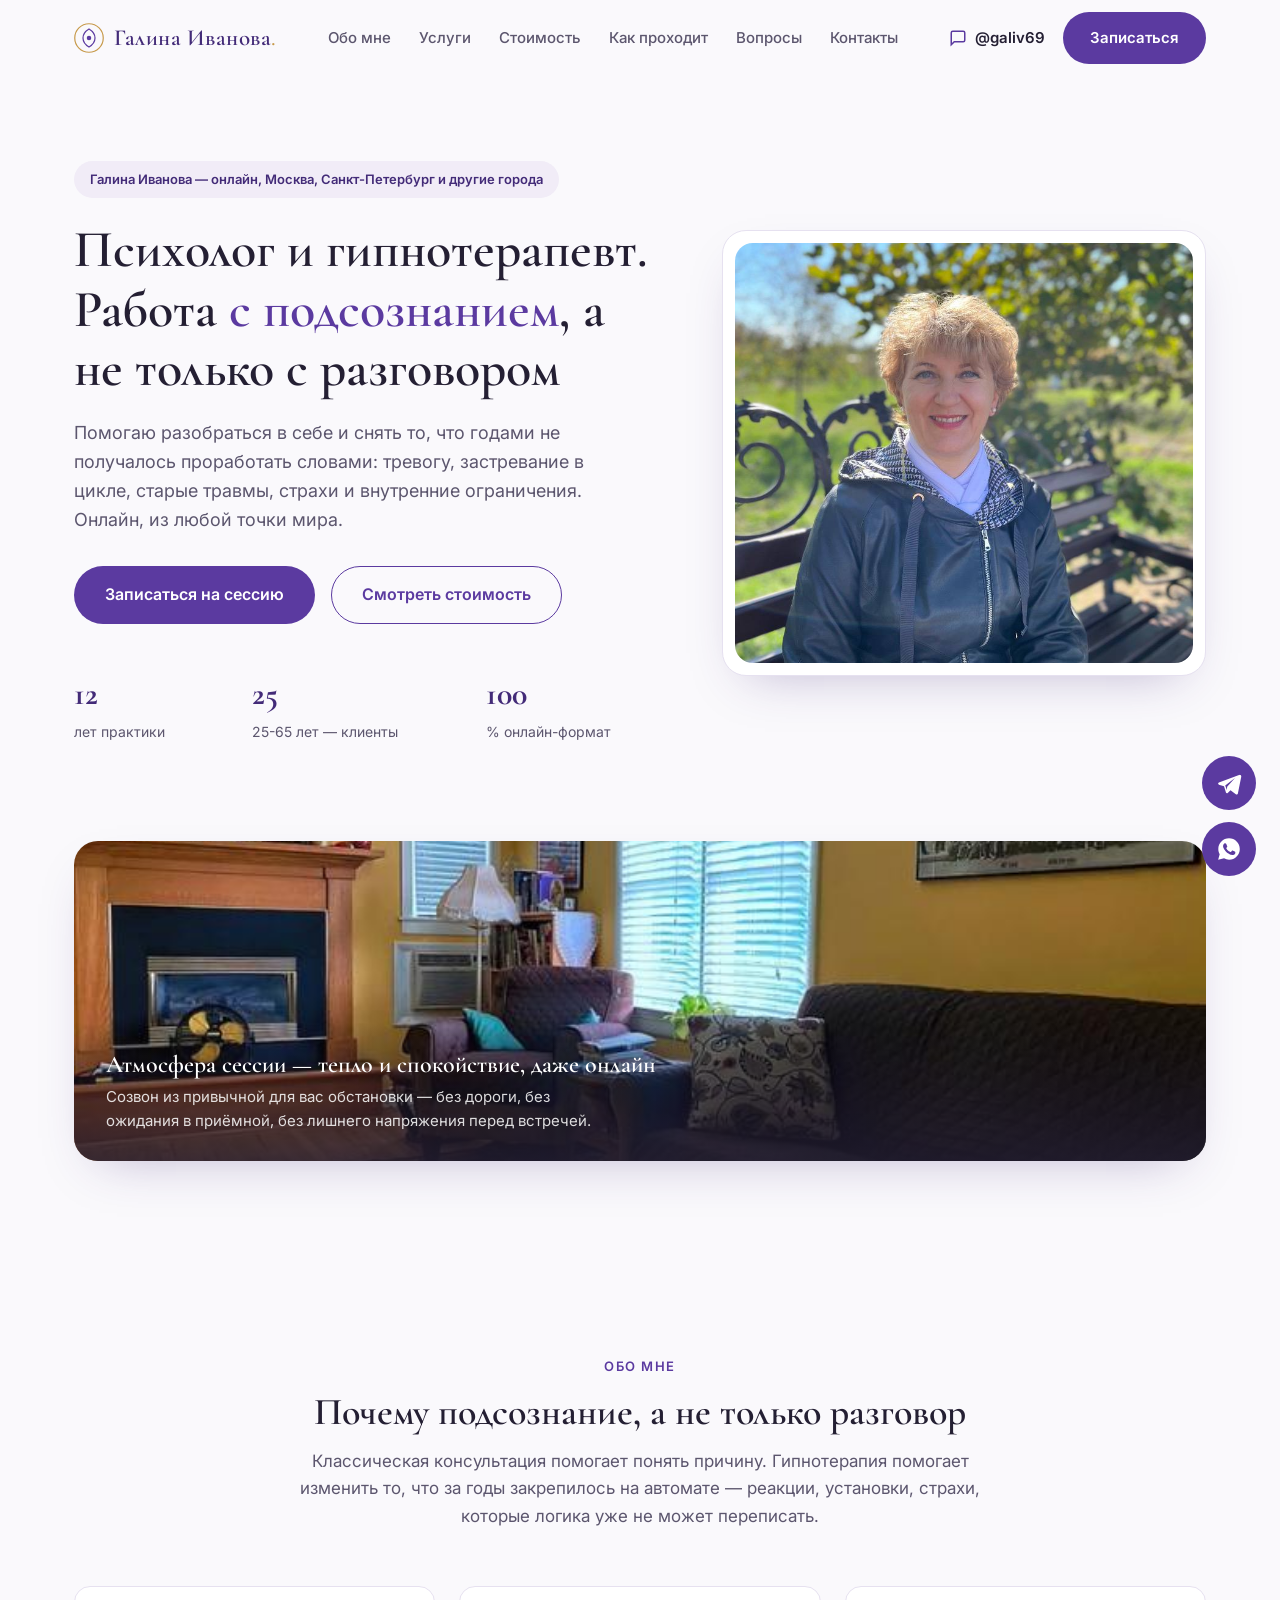
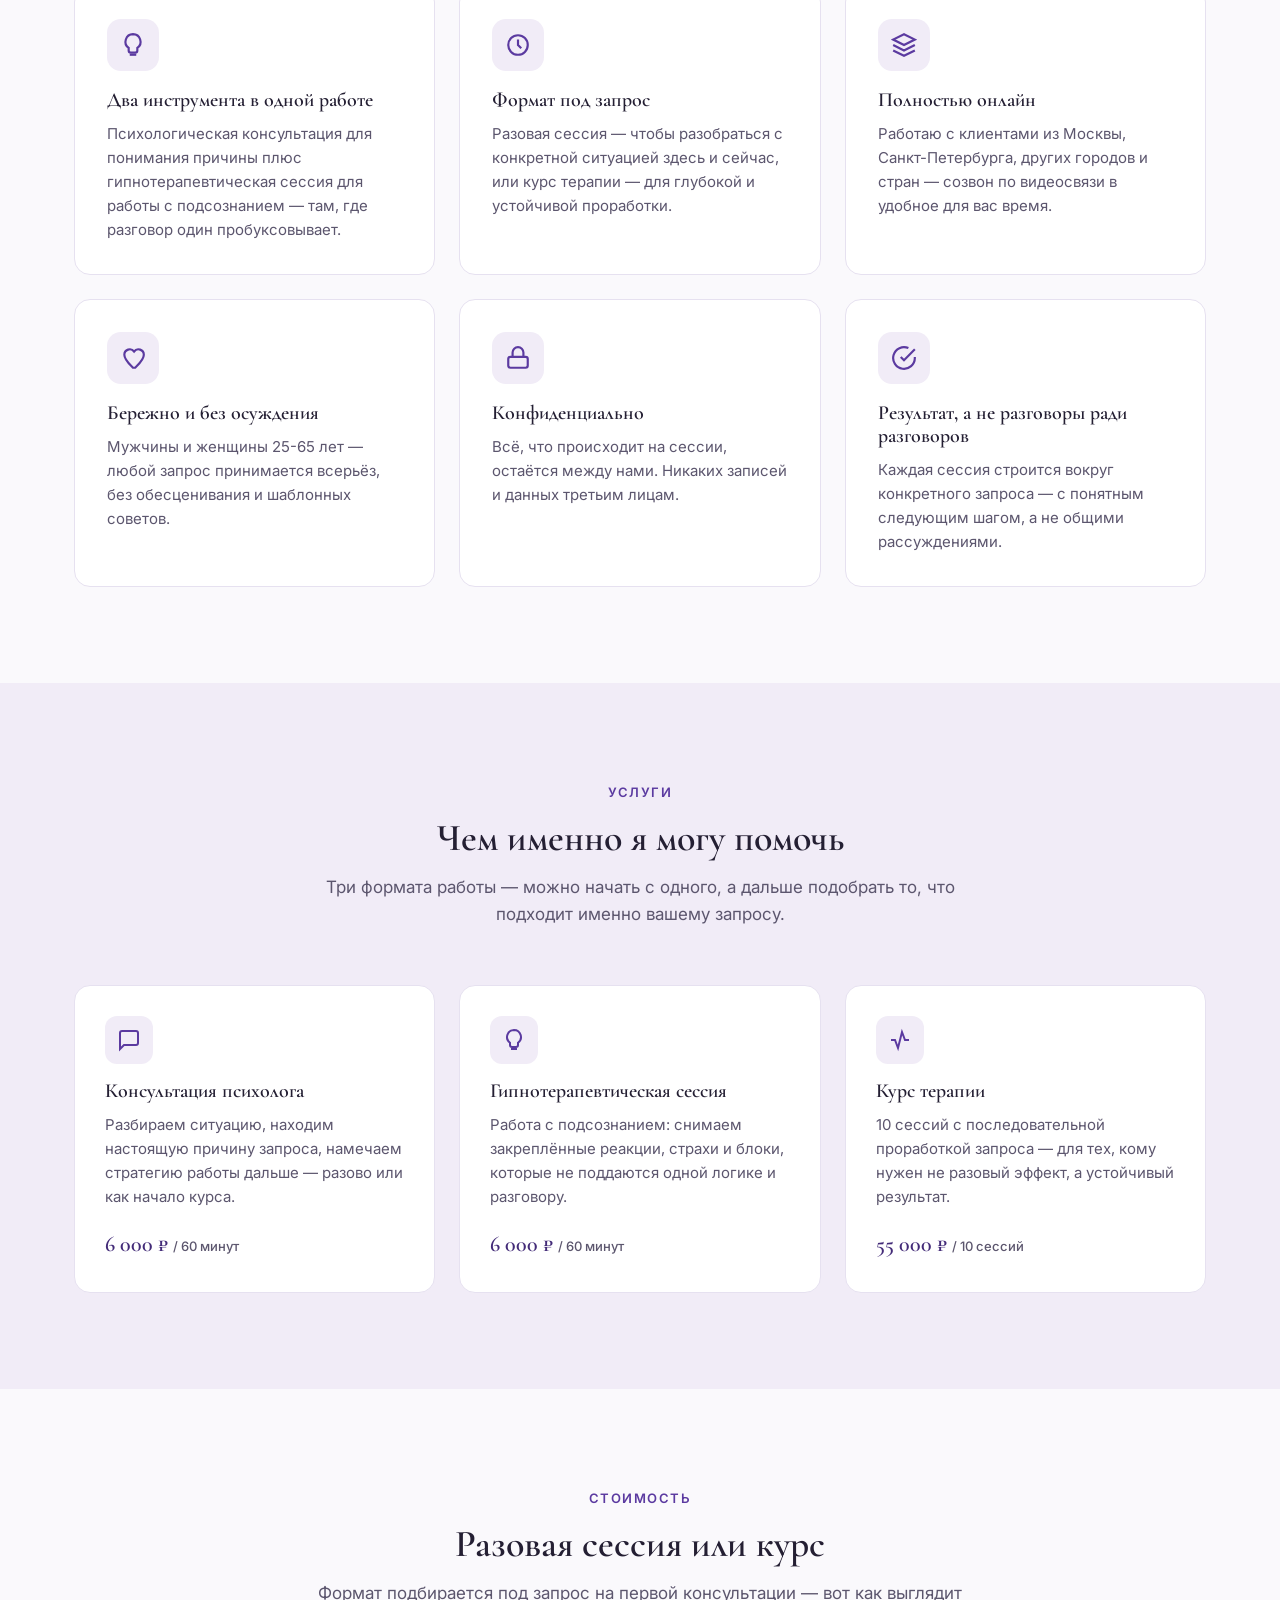
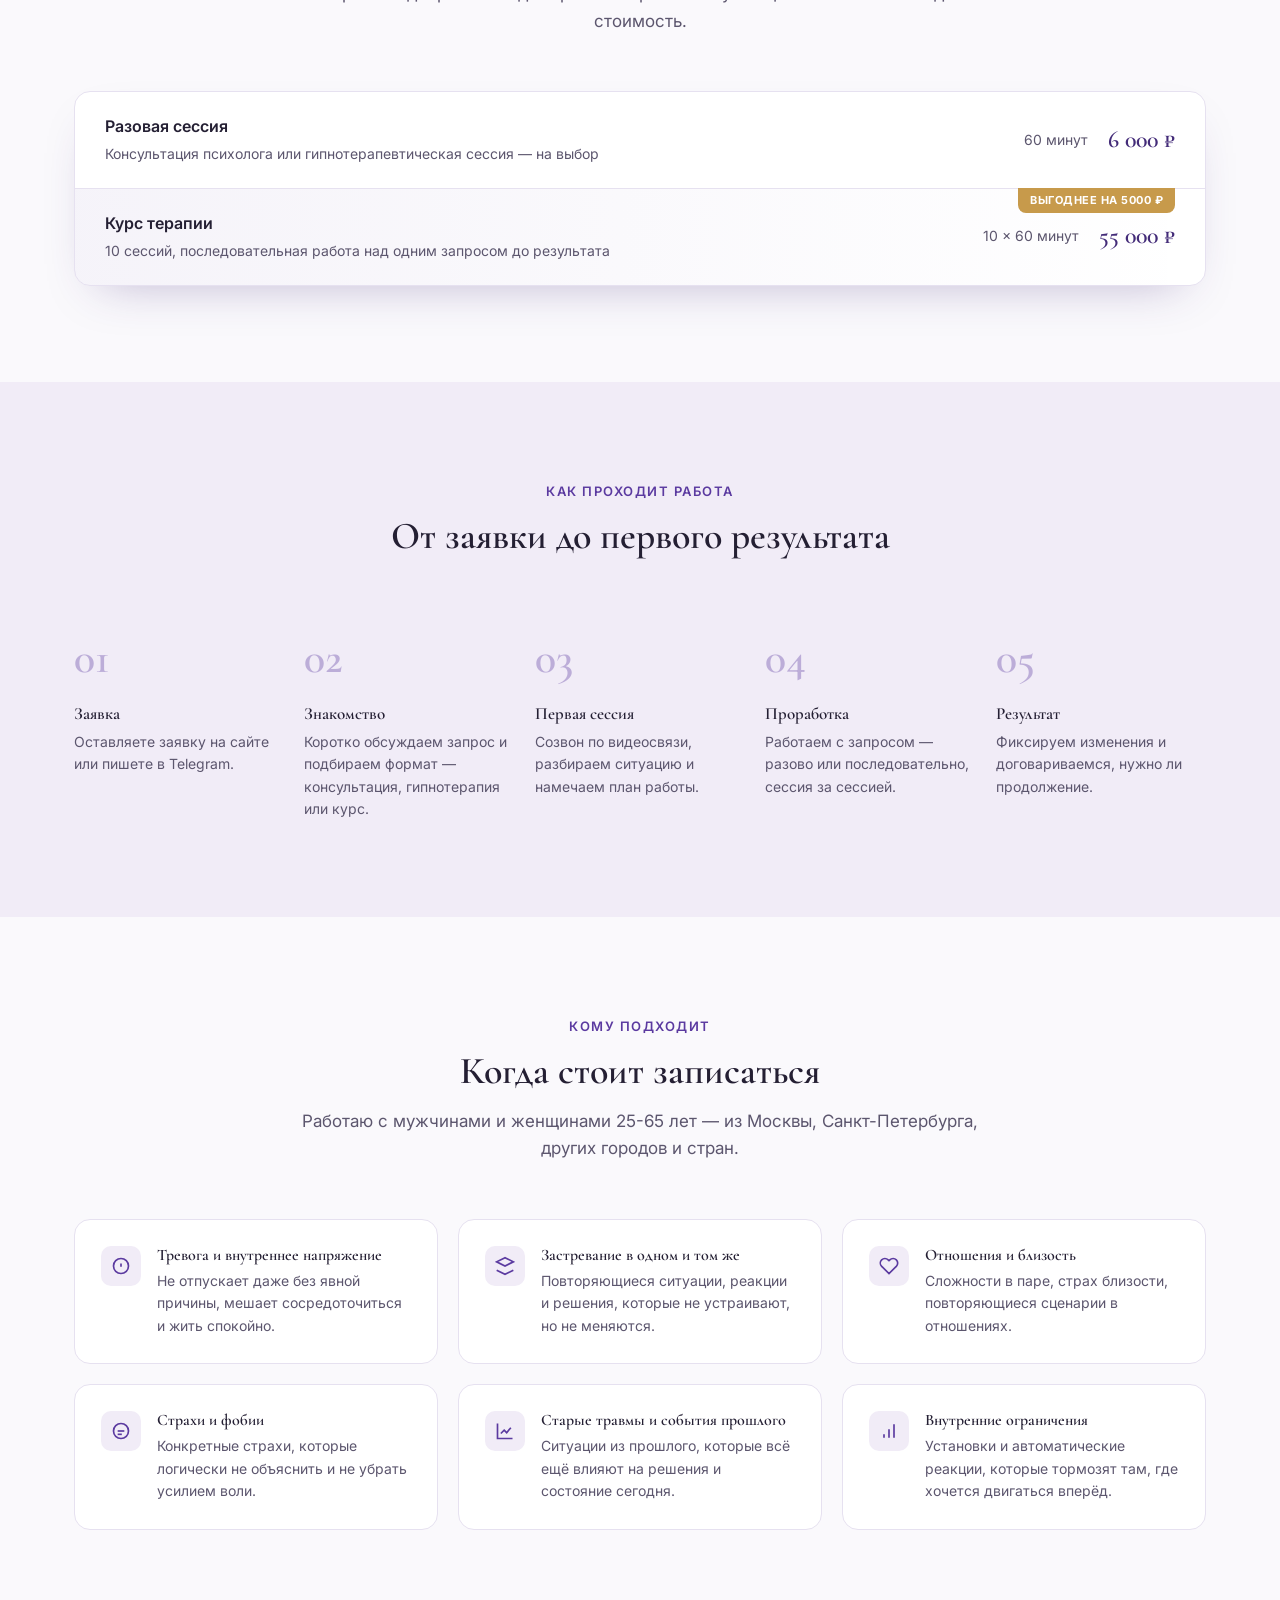
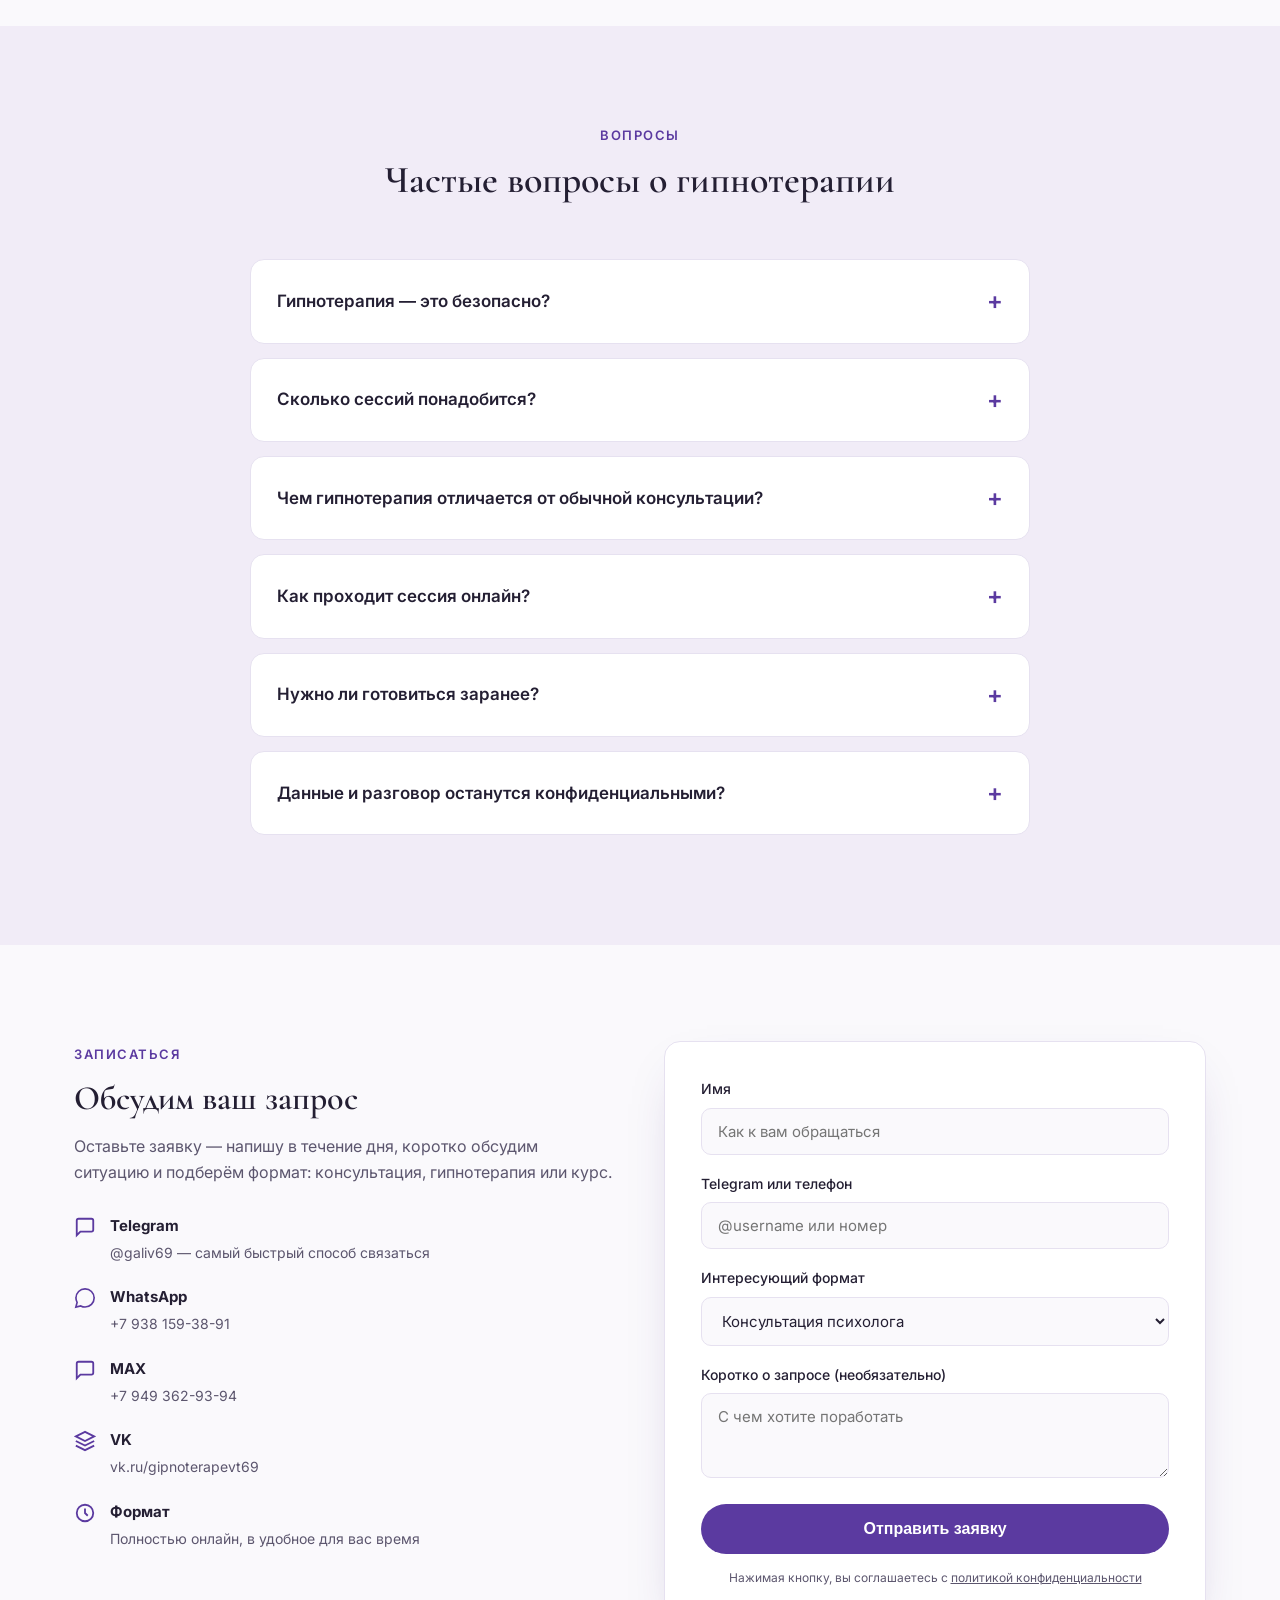
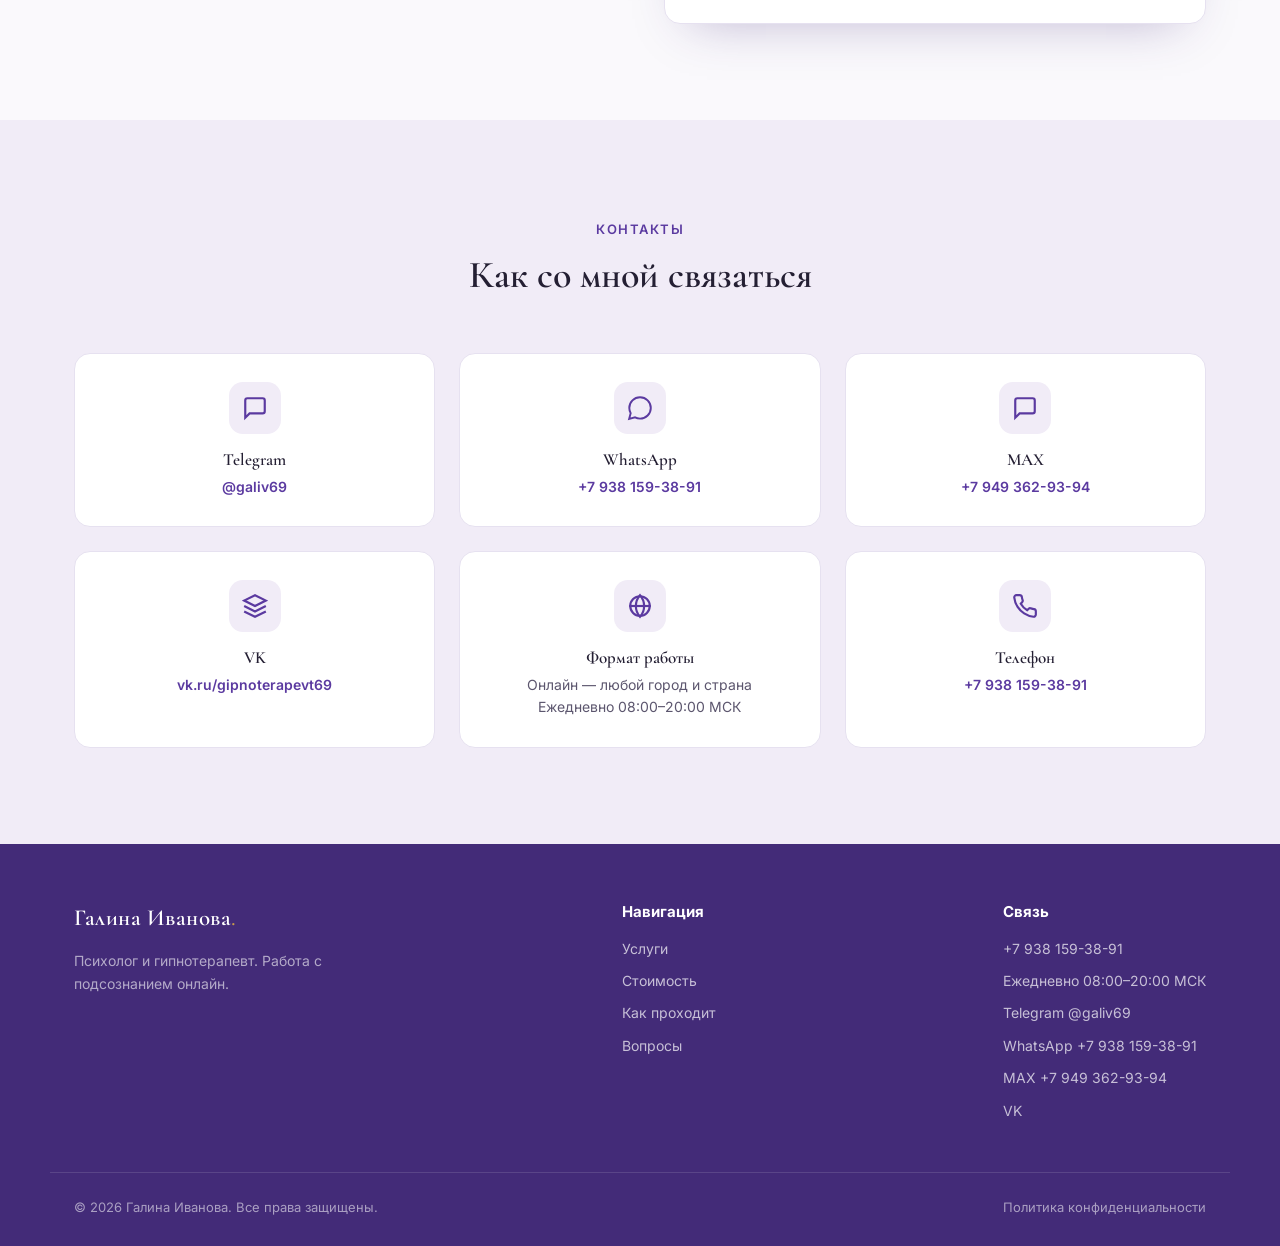
<file: index.html>
<!DOCTYPE html>
<html lang="ru">
<head>
<meta charset="UTF-8">
<meta name="viewport" content="width=device-width, initial-scale=1.0">
<title>ПСИХОЛОГ Иванова Галина — консультации и гипнотерапия онлайн</title>
<meta name="description" content="Галина Иванова — психолог, гипнотерапевт. Консультации и гипнотерапевтические сессии онлайн. Работа с подсознанием там, где разговор упирается в стену. Разовые сессии и курс терапии.">
<link rel="canonical" href="https://murzzsite.github.io/inside-hypnotherapy/">
<meta property="og:type" content="website">
<meta property="og:locale" content="ru_RU">
<meta property="og:title" content="ПСИХОЛОГ Иванова Галина — консультации и гипнотерапия онлайн">
<meta property="og:description" content="Психолог, гипнотерапевт, 12 лет практики. Сессия 60 минут — 6 000 ₽, курс 10 сессий — 55 000 ₽. Онлайн из любой точки мира.">
<meta property="og:url" content="https://murzzsite.github.io/inside-hypnotherapy/">
<meta property="og:image" content="https://murzzsite.github.io/inside-hypnotherapy/img/galina.jpg">
<script type="application/ld+json">
{
  "@context": "https://schema.org",
  "@graph": [
    {
      "@type": "ProfessionalService",
      "@id": "https://murzzsite.github.io/inside-hypnotherapy/#service",
      "name": "ПСИХОЛОГ Иванова Галина",
      "description": "Консультации психолога и гипнотерапия онлайн: тревога, страхи, отношения, внутренние ограничения.",
      "url": "https://murzzsite.github.io/inside-hypnotherapy/",
      "image": "https://murzzsite.github.io/inside-hypnotherapy/img/galina.jpg",
      "telephone": "+79381593891",
      "openingHoursSpecification": {
        "@type": "OpeningHoursSpecification",
        "dayOfWeek": ["Monday","Tuesday","Wednesday","Thursday","Friday","Saturday","Sunday"],
        "opens": "08:00",
        "closes": "20:00"
      },
      "areaServed": "RU",
      "availableLanguage": "ru",
      "founder": { "@id": "https://murzzsite.github.io/inside-hypnotherapy/#person" },
      "makesOffer": [
        { "@type": "Offer", "name": "Консультация психолога или гипнотерапевтическая сессия, 60 минут", "price": "6000", "priceCurrency": "RUB" },
        { "@type": "Offer", "name": "Курс терапии, 10 сессий", "price": "55000", "priceCurrency": "RUB" }
      ]
    },
    {
      "@type": "Person",
      "@id": "https://murzzsite.github.io/inside-hypnotherapy/#person",
      "name": "Галина Иванова",
      "jobTitle": "Психолог, гипнотерапевт",
      "image": "https://murzzsite.github.io/inside-hypnotherapy/img/galina.jpg",
      "sameAs": ["https://vk.ru/gipnoterapevt69", "https://t.me/galiv69"]
    },
    {
      "@type": "FAQPage",
      "mainEntity": [
        { "@type": "Question", "name": "Гипнотерапия — это безопасно?", "acceptedAnswer": { "@type": "Answer", "text": "Да. Это не эстрадный гипноз и не потеря контроля — вы всё осознаёте и слышите, находитесь в состоянии глубокого расслабления, в котором подсознание легче работает с изменениями." } },
        { "@type": "Question", "name": "Сколько сессий понадобится?", "acceptedAnswer": { "@type": "Answer", "text": "Зависит от запроса. Конкретную ситуацию иногда удаётся проработать за 1-3 сессии, для более глубоких и давних тем обычно нужен курс из 10 сессий." } },
        { "@type": "Question", "name": "Чем гипнотерапия отличается от обычной консультации?", "acceptedAnswer": { "@type": "Answer", "text": "Консультация работает с осознанным — разговором, анализом, стратегией. Гипнотерапия идёт глубже, к автоматическим реакциям и установкам, которые разговором не всегда достать." } },
        { "@type": "Question", "name": "Как проходит сессия онлайн?", "acceptedAnswer": { "@type": "Answer", "text": "Созвон по видеосвязи в удобном для вас мессенджере, наушники и спокойное место — этого достаточно. Это удобнее, чем встреча в кабинете: вам никуда не надо ехать, вы находитесь в привычной для себя обстановке." } }
      ]
    }
  ]
}
</script>
<link rel="preconnect" href="https://fonts.googleapis.com">
<link rel="preconnect" href="https://fonts.gstatic.com" crossorigin>
<link href="https://fonts.googleapis.com/css2?family=Cormorant+Garamond:wght@500;600;700&family=Inter:wght@400;500;600;700;800&display=swap" rel="stylesheet">
<link rel="stylesheet" href="styles.css">
</head>
<body>

<header class="header" id="header">
  <div class="container header__inner">
    <a href="#" class="logo">
      <svg viewBox="0 0 40 40" fill="none" xmlns="http://www.w3.org/2000/svg">
        <circle cx="20" cy="20" r="19" stroke="currentColor" stroke-width="1.6" style="color:#c79a4b"/>
        <path d="M20 8c-5 3-8 7-8 12s3 9 8 12c5-3 8-7 8-12s-3-9-8-12z" stroke="currentColor" stroke-width="1.6" style="color:#5b3aa0" fill="none"/>
        <circle cx="20" cy="20" r="3" fill="#5b3aa0"/>
      </svg>
      <span class="logo__text">Галина Иванова<span class="logo__suffix">.</span></span>
    </a>
    <nav class="nav" id="nav">
      <a href="#about">Обо мне</a>
      <a href="#services">Услуги</a>
      <a href="#prices">Стоимость</a>
      <a href="#process">Как проходит</a>
      <a href="#faq">Вопросы</a>
      <a href="#form">Контакты</a>
    </nav>
    <div class="header__actions">
      <a href="https://t.me/galiv69" class="header__phone">
        <svg viewBox="0 0 24 24" fill="none" stroke="currentColor" stroke-width="2"><path d="M21 15a2 2 0 0 1-2 2H7l-4 4V5a2 2 0 0 1 2-2h14a2 2 0 0 1 2 2z"/></svg>
        <span>@galiv69</span>
      </a>
      <a href="#form" class="btn btn--primary">Записаться</a>
      <button class="burger" id="burger" aria-label="Меню"><span></span><span></span><span></span></button>
    </div>
  </div>
</header>

<section class="hero">
  <div class="container hero__inner">
    <div>
      <span class="hero__eyebrow">Галина Иванова — онлайн, Москва, Санкт-Петербург и другие города</span>
      <h1>Психолог и гипнотерапевт. Работа <em>с подсознанием</em>, а не только с разговором</h1>
      <p class="lead">Помогаю разобраться в себе и снять то, что годами не получалось проработать словами: тревогу, застревание в цикле, старые травмы, страхи и внутренние ограничения. Онлайн, из любой точки мира.</p>
      <div class="hero__cta">
        <a href="#form" class="btn btn--primary btn--lg">Записаться на сессию</a>
        <a href="#prices" class="btn btn--ghost btn--lg">Смотреть стоимость</a>
      </div>
      <div class="hero__stats">
        <div class="hero__stat"><b data-target="12">0</b><span>лет практики</span></div>
        <div class="hero__stat"><b data-target="25">0</b><span>25-65 лет — клиенты</span></div>
        <div class="hero__stat"><b data-target="100">0</b><span>% онлайн-формат</span></div>
      </div>
    </div>
    <div class="hero__card">
      <div class="hero__art hero__art--photo">
        <img src="img/galina.jpg" alt="Галина Иванова — психолог, гипнотерапевт">
      </div>
    </div>
  </div>
</section>

<section class="section" style="padding:0 0 96px;">
  <div class="container">
    <div class="office-banner">
      <img src="img/office-cozy.jpg" alt="Атмосфера сессии — тепло и спокойствие">
      <div class="office-banner__text">
        <h3>Атмосфера сессии — тепло и спокойствие, даже онлайн</h3>
        <p>Созвон из привычной для вас обстановки — без дороги, без ожидания в приёмной, без лишнего напряжения перед встречей.</p>
      </div>
    </div>
  </div>
</section>

<section class="section" id="about">
  <div class="container">
    <div class="section__head">
      <span class="eyebrow">Обо мне</span>
      <h2>Почему подсознание, а не только разговор</h2>
      <p>Классическая консультация помогает понять причину. Гипнотерапия помогает изменить то, что за годы закрепилось на автомате — реакции, установки, страхи, которые логика уже не может переписать.</p>
    </div>
    <div class="adv-grid">
      <div class="adv">
        <div class="adv__icon"><svg viewBox="0 0 24 24" fill="none" stroke="currentColor" stroke-width="2"><path d="M12 2a7 7 0 0 0-4 12.7V17a2 2 0 0 0 2 2h4a2 2 0 0 0 2-2v-2.3A7 7 0 0 0 12 2z"/><path d="M9 21h6"/></svg></div>
        <h3>Два инструмента в одной работе</h3>
        <p>Психологическая консультация для понимания причины плюс гипнотерапевтическая сессия для работы с подсознанием — там, где разговор один пробуксовывает.</p>
      </div>
      <div class="adv">
        <div class="adv__icon"><svg viewBox="0 0 24 24" fill="none" stroke="currentColor" stroke-width="2"><circle cx="12" cy="12" r="9"/><path d="M12 7v5l3 3"/></svg></div>
        <h3>Формат под запрос</h3>
        <p>Разовая сессия — чтобы разобраться с конкретной ситуацией здесь и сейчас, или курс терапии — для глубокой и устойчивой проработки.</p>
      </div>
      <div class="adv">
        <div class="adv__icon"><svg viewBox="0 0 24 24" fill="none" stroke="currentColor" stroke-width="2"><path d="M12 2 2 7l10 5 10-5-10-5z"/><path d="M2 17l10 5 10-5"/><path d="M2 12l10 5 10-5"/></svg></div>
        <h3>Полностью онлайн</h3>
        <p>Работаю с клиентами из Москвы, Санкт-Петербурга, других городов и стран — созвон по видеосвязи в удобное для вас время.</p>
      </div>
      <div class="adv">
        <div class="adv__icon"><svg viewBox="0 0 24 24" fill="none" stroke="currentColor" stroke-width="2"><path d="M12 21c-4-4-8-7.5-8-12a5 5 0 0 1 9-3 5 5 0 0 1 9 3c0 4.5-4 8-8 12z"/></svg></div>
        <h3>Бережно и без осуждения</h3>
        <p>Мужчины и женщины 25-65 лет — любой запрос принимается всерьёз, без обесценивания и шаблонных советов.</p>
      </div>
      <div class="adv">
        <div class="adv__icon"><svg viewBox="0 0 24 24" fill="none" stroke="currentColor" stroke-width="2"><rect x="3" y="11" width="18" height="10" rx="2"/><path d="M7 11V7a5 5 0 0 1 10 0v4"/></svg></div>
        <h3>Конфиденциально</h3>
        <p>Всё, что происходит на сессии, остаётся между нами. Никаких записей и данных третьим лицам.</p>
      </div>
      <div class="adv">
        <div class="adv__icon"><svg viewBox="0 0 24 24" fill="none" stroke="currentColor" stroke-width="2"><path d="M22 11.08V12a10 10 0 1 1-5.93-9.14"/><path d="M22 4 12 14.01l-3-3"/></svg></div>
        <h3>Результат, а не разговоры ради разговоров</h3>
        <p>Каждая сессия строится вокруг конкретного запроса — с понятным следующим шагом, а не общими рассуждениями.</p>
      </div>
    </div>
  </div>
</section>

<section class="section section--alt" id="services">
  <div class="container">
    <div class="section__head">
      <span class="eyebrow">Услуги</span>
      <h2>Чем именно я могу помочь</h2>
      <p>Три формата работы — можно начать с одного, а дальше подобрать то, что подходит именно вашему запросу.</p>
    </div>
    <div class="srv-grid">
      <div class="srv">
        <div class="srv__icon"><svg viewBox="0 0 24 24" fill="none" stroke="currentColor" stroke-width="2"><path d="M21 15a2 2 0 0 1-2 2H7l-4 4V5a2 2 0 0 1 2-2h14a2 2 0 0 1 2 2z"/></svg></div>
        <h3>Консультация психолога</h3>
        <p>Разбираем ситуацию, находим настоящую причину запроса, намечаем стратегию работы дальше — разово или как начало курса.</p>
        <div class="srv__price">6 000 ₽ <span>/ 60 минут</span></div>
      </div>
      <div class="srv">
        <div class="srv__icon"><svg viewBox="0 0 24 24" fill="none" stroke="currentColor" stroke-width="2"><path d="M12 2a7 7 0 0 0-4 12.7V17a2 2 0 0 0 2 2h4a2 2 0 0 0 2-2v-2.3A7 7 0 0 0 12 2z"/><path d="M9 21h6"/></svg></div>
        <h3>Гипнотерапевтическая сессия</h3>
        <p>Работа с подсознанием: снимаем закреплённые реакции, страхи и блоки, которые не поддаются одной логике и разговору.</p>
        <div class="srv__price">6 000 ₽ <span>/ 60 минут</span></div>
      </div>
      <div class="srv">
        <div class="srv__icon"><svg viewBox="0 0 24 24" fill="none" stroke="currentColor" stroke-width="2"><path d="M3 12h4l3 8 4-16 3 8h4"/></svg></div>
        <h3>Курс терапии</h3>
        <p>10 сессий с последовательной проработкой запроса — для тех, кому нужен не разовый эффект, а устойчивый результат.</p>
        <div class="srv__price">55 000 ₽ <span>/ 10 сессий</span></div>
      </div>
    </div>
  </div>
</section>

<section class="section" id="prices">
  <div class="container">
    <div class="section__head">
      <span class="eyebrow">Стоимость</span>
      <h2>Разовая сессия или курс</h2>
      <p>Формат подбирается под запрос на первой консультации — вот как выглядит стоимость.</p>
    </div>
    <div class="price-table">
      <div class="price-row">
        <div>
          <div class="price-row__name">Разовая сессия</div>
          <div class="price-row__desc">Консультация психолога или гипнотерапевтическая сессия — на выбор</div>
        </div>
        <div class="price-row__unit">60 минут</div>
        <div class="price-row__value">6 000 ₽</div>
      </div>
      <div class="price-row price-row--featured">
        <div>
          <div class="price-row__name">Курс терапии</div>
          <div class="price-row__desc">10 сессий, последовательная работа над одним запросом до результата</div>
        </div>
        <div class="price-row__unit">10 × 60 минут</div>
        <div class="price-row__value">55 000 ₽</div>
      </div>
    </div>
  </div>
</section>

<section class="section section--alt" id="process">
  <div class="container">
    <div class="section__head">
      <span class="eyebrow">Как проходит работа</span>
      <h2>От заявки до первого результата</h2>
    </div>
    <div class="steps">
      <div class="step"><div class="step__num">01</div><h3>Заявка</h3><p>Оставляете заявку на сайте или пишете в Telegram.</p></div>
      <div class="step"><div class="step__num">02</div><h3>Знакомство</h3><p>Коротко обсуждаем запрос и подбираем формат — консультация, гипнотерапия или курс.</p></div>
      <div class="step"><div class="step__num">03</div><h3>Первая сессия</h3><p>Созвон по видеосвязи, разбираем ситуацию и намечаем план работы.</p></div>
      <div class="step"><div class="step__num">04</div><h3>Проработка</h3><p>Работаем с запросом — разово или последовательно, сессия за сессией.</p></div>
      <div class="step"><div class="step__num">05</div><h3>Результат</h3><p>Фиксируем изменения и договариваемся, нужно ли продолжение.</p></div>
    </div>
  </div>
</section>

<section class="section" id="who">
  <div class="container">
    <div class="section__head">
      <span class="eyebrow">Кому подходит</span>
      <h2>Когда стоит записаться</h2>
      <p>Работаю с мужчинами и женщинами 25-65 лет — из Москвы, Санкт-Петербурга, других городов и стран.</p>
    </div>
    <div class="who-grid">
      <div class="who">
        <div class="who__icon"><svg viewBox="0 0 24 24" fill="none" stroke="currentColor" stroke-width="2"><path d="M12 9v4"/><path d="M12 17h.01"/><circle cx="12" cy="12" r="9"/></svg></div>
        <div><h3>Тревога и внутреннее напряжение</h3><p>Не отпускает даже без явной причины, мешает сосредоточиться и жить спокойно.</p></div>
      </div>
      <div class="who">
        <div class="who__icon"><svg viewBox="0 0 24 24" fill="none" stroke="currentColor" stroke-width="2"><path d="M12 2 2 7l10 5 10-5-10-5z"/><path d="M2 17l10 5 10-5"/></svg></div>
        <div><h3>Застревание в одном и том же</h3><p>Повторяющиеся ситуации, реакции и решения, которые не устраивают, но не меняются.</p></div>
      </div>
      <div class="who">
        <div class="who__icon"><svg viewBox="0 0 24 24" fill="none" stroke="currentColor" stroke-width="2"><path d="M20.8 4.6a5.5 5.5 0 0 0-7.8 0L12 5.6l-1-1a5.5 5.5 0 1 0-7.8 7.8l1 1L12 21l7.8-7.6 1-1a5.5 5.5 0 0 0 0-7.8z"/></svg></div>
        <div><h3>Отношения и близость</h3><p>Сложности в паре, страх близости, повторяющиеся сценарии в отношениях.</p></div>
      </div>
      <div class="who">
        <div class="who__icon"><svg viewBox="0 0 24 24" fill="none" stroke="currentColor" stroke-width="2"><circle cx="12" cy="12" r="9"/><path d="M8 12h8"/><path d="M8 16h5"/></svg></div>
        <div><h3>Страхи и фобии</h3><p>Конкретные страхи, которые логически не объяснить и не убрать усилием воли.</p></div>
      </div>
      <div class="who">
        <div class="who__icon"><svg viewBox="0 0 24 24" fill="none" stroke="currentColor" stroke-width="2"><path d="M3 3v18h18"/><path d="M7 15l4-4 3 3 5-6"/></svg></div>
        <div><h3>Старые травмы и события прошлого</h3><p>Ситуации из прошлого, которые всё ещё влияют на решения и состояние сегодня.</p></div>
      </div>
      <div class="who">
        <div class="who__icon"><svg viewBox="0 0 24 24" fill="none" stroke="currentColor" stroke-width="2"><path d="M12 20V10"/><path d="M18 20V4"/><path d="M6 20v-4"/></svg></div>
        <div><h3>Внутренние ограничения</h3><p>Установки и автоматические реакции, которые тормозят там, где хочется двигаться вперёд.</p></div>
      </div>
    </div>
  </div>
</section>

<section class="section section--alt" id="faq">
  <div class="container">
    <div class="section__head">
      <span class="eyebrow">Вопросы</span>
      <h2>Частые вопросы о гипнотерапии</h2>
    </div>
    <div class="faq">
      <details class="faq__item"><summary>Гипнотерапия — это безопасно?</summary><p>Да. Это не эстрадный гипноз и не потеря контроля — вы всё осознаёте и слышите, находитесь в состоянии глубокого расслабления, в котором подсознание легче работает с изменениями.</p></details>
      <details class="faq__item"><summary>Сколько сессий понадобится?</summary><p>Зависит от запроса. Конкретную ситуацию иногда удаётся проработать за 1-3 сессии, для более глубоких и давних тем обычно нужен курс из 10 сессий.</p></details>
      <details class="faq__item"><summary>Чем гипнотерапия отличается от обычной консультации?</summary><p>Консультация работает с осознанным — разговором, анализом, стратегией. Гипнотерапия идёт глубже, к автоматическим реакциям и установкам, которые разговором не всегда достать.</p></details>
      <details class="faq__item"><summary>Как проходит сессия онлайн?</summary><p>Созвон по видеосвязи в удобном для вас мессенджере, наушники и спокойное место — этого достаточно. Это удобнее, чем встреча в кабинете: вам никуда не надо ехать, вы находитесь в привычной для себя обстановке.</p></details>
      <details class="faq__item"><summary>Нужно ли готовиться заранее?</summary><p>Специальной подготовки не нужно. Перед первой встречей коротко обсудим запрос, чтобы сессия была сфокусированной.</p></details>
      <details class="faq__item"><summary>Данные и разговор останутся конфиденциальными?</summary><p>Да, всё, что обсуждается на сессиях, не передаётся третьим лицам ни в каком виде.</p></details>
    </div>
  </div>
</section>

<section class="section" id="form">
  <div class="container form-section__inner">
    <div class="form-info">
      <span class="eyebrow">Записаться</span>
      <h2>Обсудим ваш запрос</h2>
      <p>Оставьте заявку — напишу в течение дня, коротко обсудим ситуацию и подберём формат: консультация, гипнотерапия или курс.</p>
      <div class="form-info__item">
        <svg viewBox="0 0 24 24" fill="none" stroke="currentColor" stroke-width="2"><path d="M21 15a2 2 0 0 1-2 2H7l-4 4V5a2 2 0 0 1 2-2h14a2 2 0 0 1 2 2z"/></svg>
        <div><b>Telegram</b><span>@galiv69 — самый быстрый способ связаться</span></div>
      </div>
      <div class="form-info__item">
        <svg viewBox="0 0 24 24" fill="none" stroke="currentColor" stroke-width="1.8"><path d="M12.04 2C6.58 2 2.13 6.45 2.13 11.91c0 1.75.46 3.39 1.26 4.83L2 22l5.42-1.36a9.87 9.87 0 0 0 4.62 1.18h.01c5.46 0 9.91-4.45 9.91-9.91S17.5 2 12.04 2z"/></svg>
        <div><b>WhatsApp</b><span>+7 938 159-38-91</span></div>
      </div>
      <div class="form-info__item">
        <svg viewBox="0 0 24 24" fill="none" stroke="currentColor" stroke-width="2"><path d="M21 15a2 2 0 0 1-2 2H7l-4 4V5a2 2 0 0 1 2-2h14a2 2 0 0 1 2 2z"/></svg>
        <div><b>MAX</b><span>+7 949 362-93-94</span></div>
      </div>
      <div class="form-info__item">
        <svg viewBox="0 0 24 24" fill="none" stroke="currentColor" stroke-width="2"><path d="M12 2 2 7l10 5 10-5-10-5z"/><path d="M2 17l10 5 10-5"/><path d="M2 12l10 5 10-5"/></svg>
        <div><b>VK</b><span>vk.ru/gipnoterapevt69</span></div>
      </div>
      <div class="form-info__item">
        <svg viewBox="0 0 24 24" fill="none" stroke="currentColor" stroke-width="2"><circle cx="12" cy="12" r="9"/><path d="M12 7v5l3 3"/></svg>
        <div><b>Формат</b><span>Полностью онлайн, в удобное для вас время</span></div>
      </div>
    </div>
    <form class="form" id="leadForm">
      <div class="form__row">
        <label for="name">Имя</label>
        <input type="text" id="name" name="name" placeholder="Как к вам обращаться" required>
      </div>
      <div class="form__row">
        <label for="contact">Telegram или телефон</label>
        <input type="text" id="contact" name="contact" placeholder="@username или номер" required>
      </div>
      <div class="form__row">
        <label for="format">Интересующий формат</label>
        <select id="format" name="format">
          <option>Консультация психолога</option>
          <option>Гипнотерапевтическая сессия</option>
          <option>Курс терапии (10 сессий)</option>
          <option>Пока не знаю, нужна консультация</option>
        </select>
      </div>
      <div class="form__row">
        <label for="comment">Коротко о запросе (необязательно)</label>
        <textarea id="comment" name="comment" rows="3" placeholder="С чем хотите поработать"></textarea>
      </div>
      <input type="text" name="_gotcha" style="display:none" tabindex="-1" autocomplete="off">
      <button type="submit" class="btn btn--primary btn--block btn--lg">Отправить заявку</button>
      <p class="form__note">Нажимая кнопку, вы соглашаетесь с <a href="privacy.html" style="text-decoration:underline;">политикой конфиденциальности</a></p>
    </form>
  </div>
</section>

<section class="section section--alt" id="contacts">
  <div class="container">
    <div class="section__head">
      <span class="eyebrow">Контакты</span>
      <h2>Как со мной связаться</h2>
    </div>
    <div class="contacts-grid">
      <div class="contact-card">
        <div class="contact-card__icon"><svg viewBox="0 0 24 24" fill="none" stroke="currentColor" stroke-width="2"><path d="M21 15a2 2 0 0 1-2 2H7l-4 4V5a2 2 0 0 1 2-2h14a2 2 0 0 1 2 2z"/></svg></div>
        <h3>Telegram</h3>
        <p><a href="https://t.me/galiv69">@galiv69</a></p>
      </div>
      <div class="contact-card">
        <div class="contact-card__icon"><svg viewBox="0 0 24 24" fill="none" stroke="currentColor" stroke-width="1.8"><path d="M12.04 2C6.58 2 2.13 6.45 2.13 11.91c0 1.75.46 3.39 1.26 4.83L2 22l5.42-1.36a9.87 9.87 0 0 0 4.62 1.18h.01c5.46 0 9.91-4.45 9.91-9.91S17.5 2 12.04 2z"/></svg></div>
        <h3>WhatsApp</h3>
        <p><a href="https://wa.me/79381593891" target="_blank" rel="noopener">+7 938 159-38-91</a></p>
      </div>
      <div class="contact-card">
        <div class="contact-card__icon"><svg viewBox="0 0 24 24" fill="none" stroke="currentColor" stroke-width="2"><path d="M21 15a2 2 0 0 1-2 2H7l-4 4V5a2 2 0 0 1 2-2h14a2 2 0 0 1 2 2z"/></svg></div>
        <h3>MAX</h3>
        <p><a href="tel:+79493629394">+7 949 362-93-94</a></p>
      </div>
      <div class="contact-card">
        <div class="contact-card__icon"><svg viewBox="0 0 24 24" fill="none" stroke="currentColor" stroke-width="2"><path d="M12 2 2 7l10 5 10-5-10-5z"/><path d="M2 17l10 5 10-5"/><path d="M2 12l10 5 10-5"/></svg></div>
        <h3>VK</h3>
        <p><a href="https://vk.ru/gipnoterapevt69" target="_blank" rel="noopener">vk.ru/gipnoterapevt69</a></p>
      </div>
      <div class="contact-card">
        <div class="contact-card__icon"><svg viewBox="0 0 24 24" fill="none" stroke="currentColor" stroke-width="2"><circle cx="12" cy="12" r="9"/><path d="M2 12h20"/><path d="M12 2a15 15 0 0 1 0 20 15 15 0 0 1 0-20z"/></svg></div>
        <h3>Формат работы</h3>
        <p>Онлайн — любой город и страна<br>Ежедневно 08:00–20:00 МСК</p>
      </div>
      <div class="contact-card">
        <div class="contact-card__icon"><svg viewBox="0 0 24 24" fill="none" stroke="currentColor" stroke-width="2"><path d="M22 16.9v3a2 2 0 0 1-2.2 2 19.8 19.8 0 0 1-8.6-3.1 19.5 19.5 0 0 1-6-6A19.8 19.8 0 0 1 2.1 4.2 2 2 0 0 1 4.1 2h3a2 2 0 0 1 2 1.7c.1 1 .4 1.9.7 2.8a2 2 0 0 1-.5 2.1L8.1 9.9a16 16 0 0 0 6 6l1.3-1.3a2 2 0 0 1 2.1-.4c.9.3 1.8.6 2.8.7a2 2 0 0 1 1.7 2z"/></svg></div>
        <h3>Телефон</h3>
        <p><a href="tel:+79381593891">+7 938 159-38-91</a></p>
      </div>
    </div>
  </div>
</section>

<footer class="footer">
  <div class="container footer__inner">
    <div>
      <span class="logo__text">Галина Иванова<span class="logo__suffix" style="color:#c79a4b;">.</span></span>
      <p style="margin-top:14px; max-width:260px; font-size:14px; color:rgba(255,255,255,0.6);">Психолог и гипнотерапевт. Работа с подсознанием онлайн.</p>
    </div>
    <div class="footer__col">
      <h4>Навигация</h4>
      <a href="#services">Услуги</a>
      <a href="#prices">Стоимость</a>
      <a href="#process">Как проходит</a>
      <a href="#faq">Вопросы</a>
    </div>
    <div class="footer__col">
      <h4>Связь</h4>
      <a href="tel:+79381593891">+7 938 159-38-91</a>
      <p>Ежедневно 08:00–20:00 МСК</p>
      <a href="https://t.me/galiv69">Telegram @galiv69</a>
      <a href="https://wa.me/79381593891" target="_blank" rel="noopener">WhatsApp +7 938 159-38-91</a>
      <a href="tel:+79493629394">MAX +7 949 362-93-94</a>
      <a href="https://vk.ru/gipnoterapevt69" target="_blank" rel="noopener">VK</a>
    </div>
  </div>
  <div class="container footer__bottom">
    <span>© <span id="year"></span> Галина Иванова. Все права защищены.</span>
    <a href="privacy.html">Политика конфиденциальности</a>
  </div>
</footer>

<div class="fab">
  <a href="https://t.me/galiv69" target="_blank" rel="noopener" aria-label="Telegram">
    <svg viewBox="0 0 24 24" fill="currentColor"><path d="M21.9 4.3 2.7 11.6c-1 .4-1 1.5 0 1.9l4.7 1.5 1.8 5.8c.2.7 1.1.9 1.6.4l2.6-2.5 4.9 3.6c.7.5 1.7.1 1.9-.7l3.1-15.4c.2-1-.7-1.7-1.4-1.4zM8.5 14.3l9-6.9-7.2 8-.3 3.1z"/></svg>
  </a>
  <a href="https://wa.me/79381593891" target="_blank" rel="noopener" aria-label="WhatsApp">
    <svg viewBox="0 0 24 24" fill="currentColor"><path d="M12.04 2C6.58 2 2.13 6.45 2.13 11.91c0 1.75.46 3.39 1.26 4.83L2 22l5.42-1.36a9.87 9.87 0 0 0 4.62 1.18h.01c5.46 0 9.91-4.45 9.91-9.91S17.5 2 12.04 2zm5.81 14.06c-.24.68-1.38 1.32-1.9 1.4-.5.08-1.11.11-1.79-.11-.41-.13-.94-.31-1.62-.6-2.85-1.23-4.71-4.09-4.85-4.28-.14-.19-1.16-1.54-1.16-2.94s.73-2.09.99-2.38c.26-.28.57-.35.76-.35.19 0 .38 0 .55.01.18.01.41-.07.64.49.24.57.81 1.97.88 2.11.07.14.12.31.02.5-.09.19-.14.31-.28.48-.14.17-.29.37-.42.5-.14.14-.28.29-.12.57.16.28.71 1.17 1.52 1.9 1.05.94 1.93 1.23 2.21 1.37.28.14.44.12.6-.07.16-.19.68-.79.87-1.06.19-.28.37-.23.62-.14.26.09 1.63.77 1.91.91.28.14.47.21.54.33.07.12.07.68-.17 1.36z"/></svg>
  </a>
</div>

<script src="script.js"></script>
</body>
</html>
</file>
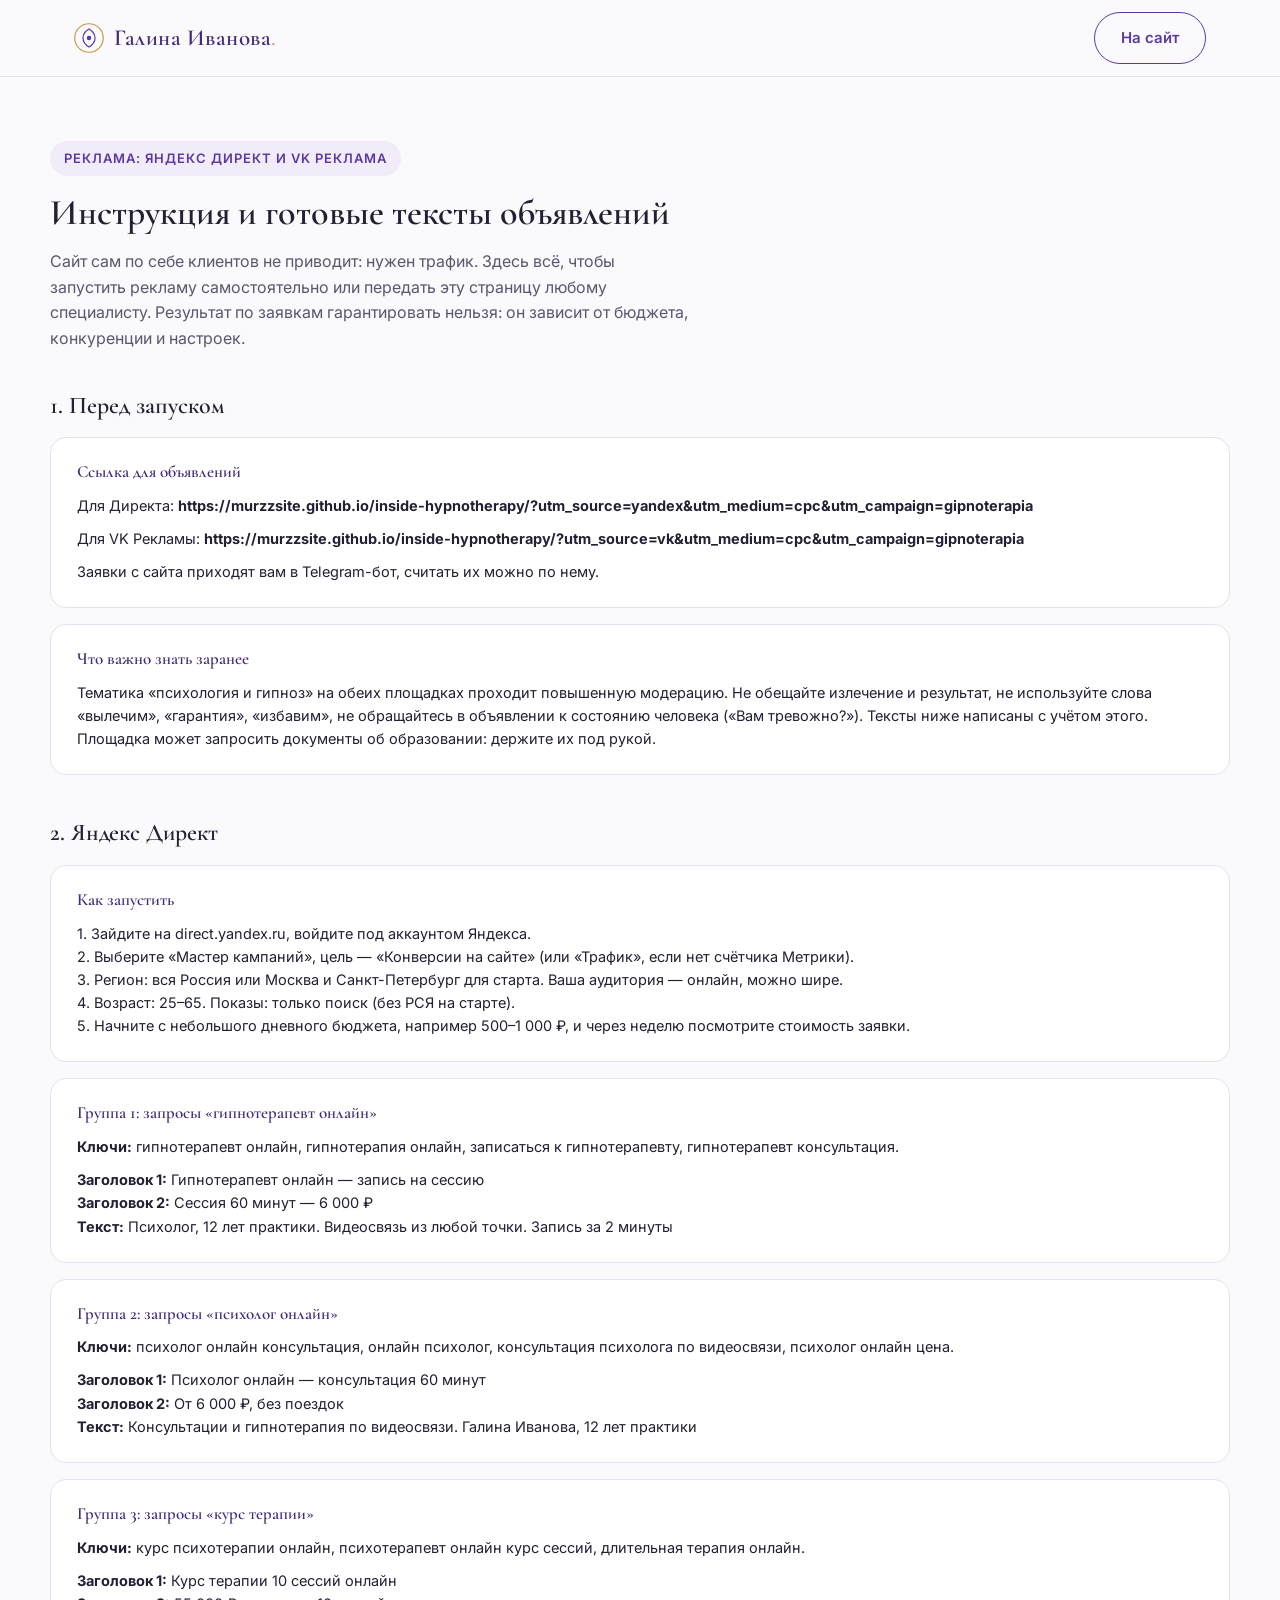
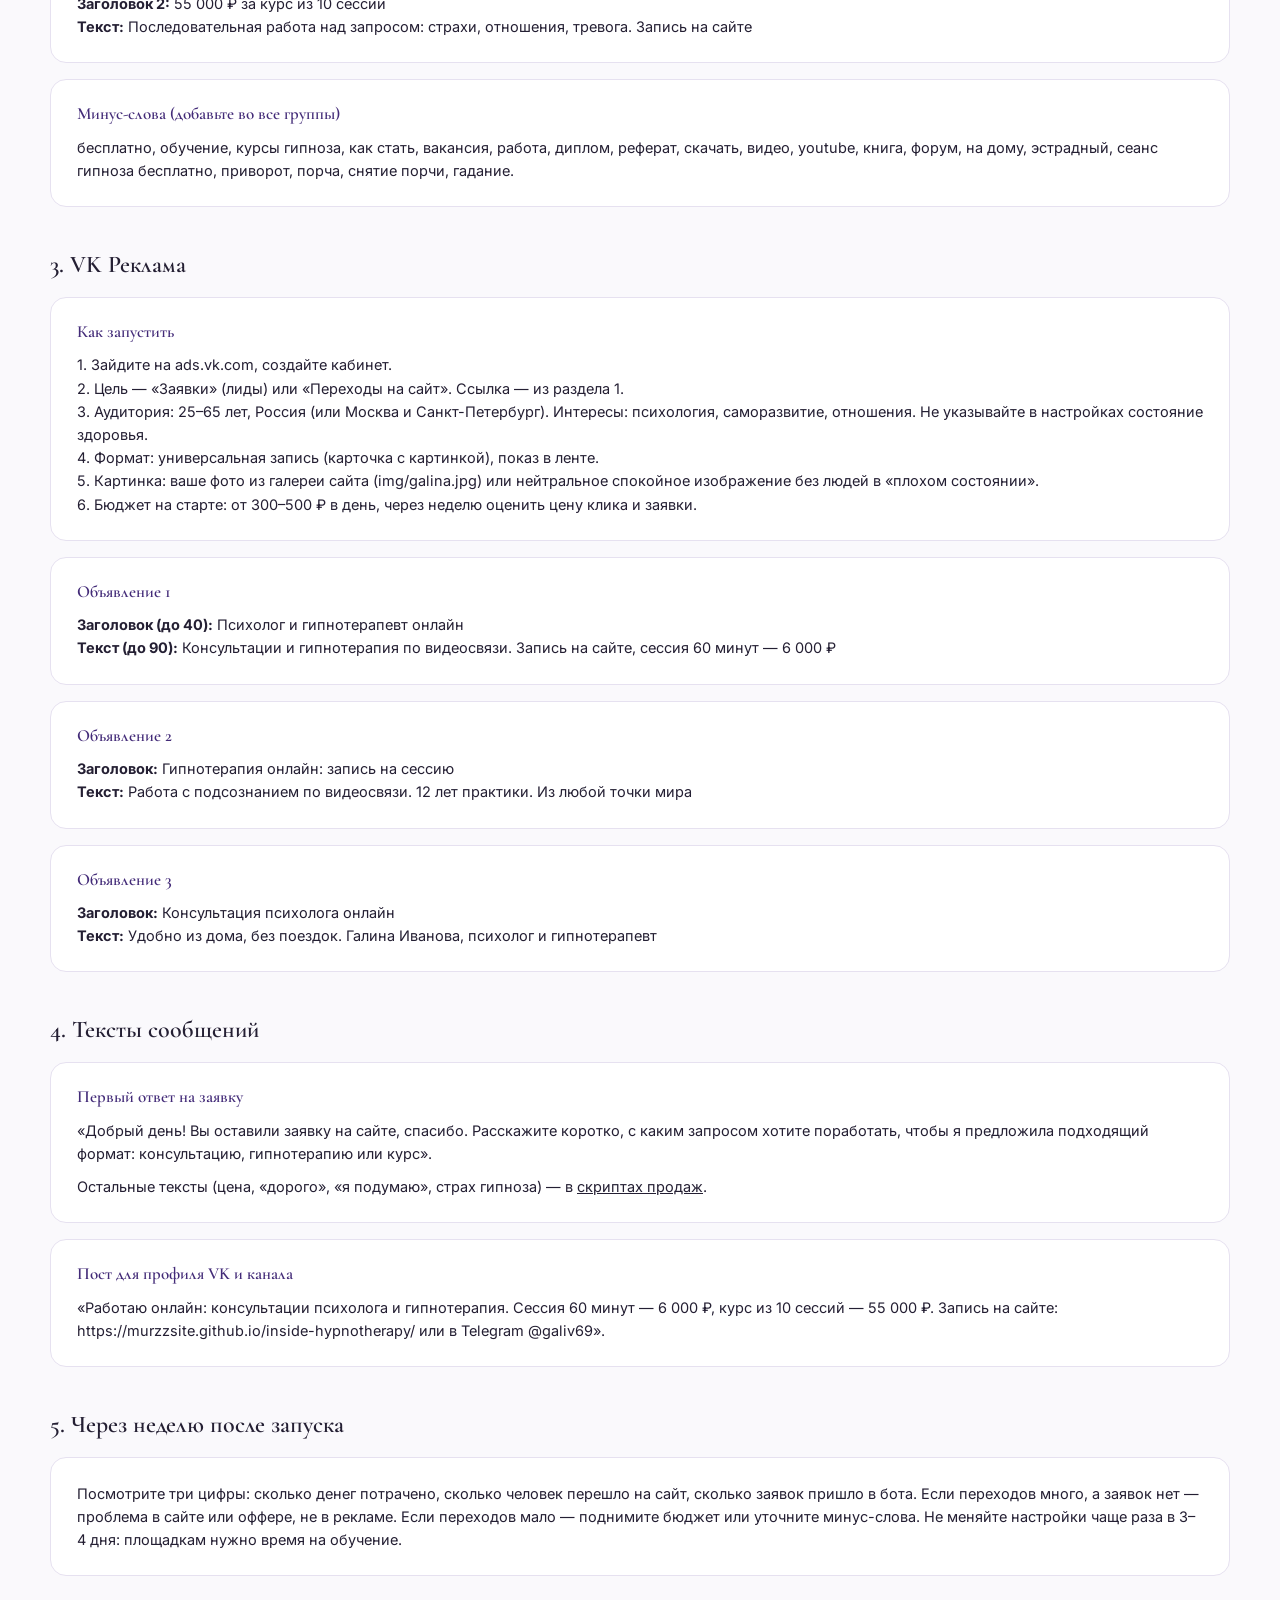
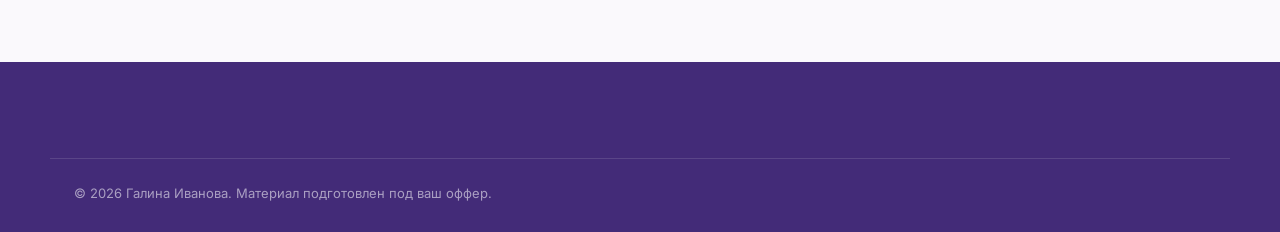
<file: ads.html>
<!DOCTYPE html>
<html lang="ru">
<head>
<meta charset="UTF-8">
<meta name="viewport" content="width=device-width, initial-scale=1.0">
<meta name="robots" content="noindex">
<title>Реклама: инструкция и тексты — Галина Иванова</title>
<link rel="preconnect" href="https://fonts.googleapis.com">
<link rel="preconnect" href="https://fonts.gstatic.com" crossorigin>
<link href="https://fonts.googleapis.com/css2?family=Cormorant+Garamond:wght@500;600;700&family=Inter:wght@400;500;600;700;800&display=swap" rel="stylesheet">
<link rel="stylesheet" href="styles.css">
</head>
<body>

<header class="doc-header">
  <div class="container doc-bar">
    <a href="index.html" class="logo">
      <svg viewBox="0 0 40 40" fill="none" xmlns="http://www.w3.org/2000/svg">
        <circle cx="20" cy="20" r="19" stroke="currentColor" stroke-width="1.6" style="color:#c79a4b"/>
        <path d="M20 8c-5 3-8 7-8 12s3 9 8 12c5-3 8-7 8-12s-3-9-8-12z" stroke="currentColor" stroke-width="1.6" style="color:#5b3aa0" fill="none"/>
        <circle cx="20" cy="20" r="3" fill="#5b3aa0"/>
      </svg>
      <span class="logo__text">Галина Иванова<span class="logo__suffix">.</span></span>
    </a>
    <div class="doc-bar__actions">
      <a href="index.html" class="btn btn--ghost btn--sm">На сайт</a>
    </div>
  </div>
</header>

<main class="container doc-hero">
  <span class="tag">Реклама: Яндекс Директ и VK Реклама</span>
  <h1>Инструкция и готовые тексты объявлений</h1>
  <p>Сайт сам по себе клиентов не приводит: нужен трафик. Здесь всё, чтобы запустить рекламу самостоятельно или передать эту страницу любому специалисту. Результат по заявкам гарантировать нельзя: он зависит от бюджета, конкуренции и настроек.</p>
</main>

<section class="container doc-section">

  <h2>1. Перед запуском</h2>
  <div class="script-block">
    <h3>Ссылка для объявлений</h3>
    <p>Для Директа: <b>https://murzzsite.github.io/inside-hypnotherapy/?utm_source=yandex&amp;utm_medium=cpc&amp;utm_campaign=gipnoterapia</b></p>
    <p>Для VK Рекламы: <b>https://murzzsite.github.io/inside-hypnotherapy/?utm_source=vk&amp;utm_medium=cpc&amp;utm_campaign=gipnoterapia</b></p>
    <p>Заявки с сайта приходят вам в Telegram-бот, считать их можно по нему.</p>
  </div>
  <div class="script-block">
    <h3>Что важно знать заранее</h3>
    <p>Тематика «психология и гипноз» на обеих площадках проходит повышенную модерацию. Не обещайте излечение и результат, не используйте слова «вылечим», «гарантия», «избавим», не обращайтесь в объявлении к состоянию человека («Вам тревожно?»). Тексты ниже написаны с учётом этого. Площадка может запросить документы об образовании: держите их под рукой.</p>
  </div>

  <h2>2. Яндекс Директ</h2>
  <div class="script-block">
    <h3>Как запустить</h3>
    <p>1. Зайдите на direct.yandex.ru, войдите под аккаунтом Яндекса.<br>
    2. Выберите «Мастер кампаний», цель — «Конверсии на сайте» (или «Трафик», если нет счётчика Метрики).<br>
    3. Регион: вся Россия или Москва и Санкт-Петербург для старта. Ваша аудитория — онлайн, можно шире.<br>
    4. Возраст: 25–65. Показы: только поиск (без РСЯ на старте).<br>
    5. Начните с небольшого дневного бюджета, например 500–1 000 ₽, и через неделю посмотрите стоимость заявки.</p>
  </div>
  <div class="script-block">
    <h3>Группа 1: запросы «гипнотерапевт онлайн»</h3>
    <p><b>Ключи:</b> гипнотерапевт онлайн, гипнотерапия онлайн, записаться к гипнотерапевту, гипнотерапевт консультация.</p>
    <p><b>Заголовок 1:</b> Гипнотерапевт онлайн — запись на сессию<br><b>Заголовок 2:</b> Сессия 60 минут — 6 000 ₽<br><b>Текст:</b> Психолог, 12 лет практики. Видеосвязь из любой точки. Запись за 2 минуты</p>
  </div>
  <div class="script-block">
    <h3>Группа 2: запросы «психолог онлайн»</h3>
    <p><b>Ключи:</b> психолог онлайн консультация, онлайн психолог, консультация психолога по видеосвязи, психолог онлайн цена.</p>
    <p><b>Заголовок 1:</b> Психолог онлайн — консультация 60 минут<br><b>Заголовок 2:</b> От 6 000 ₽, без поездок<br><b>Текст:</b> Консультации и гипнотерапия по видеосвязи. Галина Иванова, 12 лет практики</p>
  </div>
  <div class="script-block">
    <h3>Группа 3: запросы «курс терапии»</h3>
    <p><b>Ключи:</b> курс психотерапии онлайн, психотерапевт онлайн курс сессий, длительная терапия онлайн.</p>
    <p><b>Заголовок 1:</b> Курс терапии 10 сессий онлайн<br><b>Заголовок 2:</b> 55 000 ₽ за курс из 10 сессий<br><b>Текст:</b> Последовательная работа над запросом: страхи, отношения, тревога. Запись на сайте</p>
  </div>
  <div class="script-block">
    <h3>Минус-слова (добавьте во все группы)</h3>
    <p>бесплатно, обучение, курсы гипноза, как стать, вакансия, работа, диплом, реферат, скачать, видео, youtube, книга, форум, на дому, эстрадный, сеанс гипноза бесплатно, приворот, порча, снятие порчи, гадание.</p>
  </div>

  <h2>3. VK Реклама</h2>
  <div class="script-block">
    <h3>Как запустить</h3>
    <p>1. Зайдите на ads.vk.com, создайте кабинет.<br>
    2. Цель — «Заявки» (лиды) или «Переходы на сайт». Ссылка — из раздела 1.<br>
    3. Аудитория: 25–65 лет, Россия (или Москва и Санкт-Петербург). Интересы: психология, саморазвитие, отношения. Не указывайте в настройках состояние здоровья.<br>
    4. Формат: универсальная запись (карточка с картинкой), показ в ленте.<br>
    5. Картинка: ваше фото из галереи сайта (img/galina.jpg) или нейтральное спокойное изображение без людей в «плохом состоянии».<br>
    6. Бюджет на старте: от 300–500 ₽ в день, через неделю оценить цену клика и заявки.</p>
  </div>
  <div class="script-block">
    <h3>Объявление 1</h3>
    <p><b>Заголовок (до 40):</b> Психолог и гипнотерапевт онлайн<br><b>Текст (до 90):</b> Консультации и гипнотерапия по видеосвязи. Запись на сайте, сессия 60 минут — 6 000 ₽</p>
  </div>
  <div class="script-block">
    <h3>Объявление 2</h3>
    <p><b>Заголовок:</b> Гипнотерапия онлайн: запись на сессию<br><b>Текст:</b> Работа с подсознанием по видеосвязи. 12 лет практики. Из любой точки мира</p>
  </div>
  <div class="script-block">
    <h3>Объявление 3</h3>
    <p><b>Заголовок:</b> Консультация психолога онлайн<br><b>Текст:</b> Удобно из дома, без поездок. Галина Иванова, психолог и гипнотерапевт</p>
  </div>

  <h2>4. Тексты сообщений</h2>
  <div class="script-block">
    <h3>Первый ответ на заявку</h3>
    <p>«Добрый день! Вы оставили заявку на сайте, спасибо. Расскажите коротко, с каким запросом хотите поработать, чтобы я предложила подходящий формат: консультацию, гипнотерапию или курс».</p>
    <p>Остальные тексты (цена, «дорого», «я подумаю», страх гипноза) — в <a href="scripts.html" style="text-decoration:underline;">скриптах продаж</a>.</p>
  </div>
  <div class="script-block">
    <h3>Пост для профиля VK и канала</h3>
    <p>«Работаю онлайн: консультации психолога и гипнотерапия. Сессия 60 минут — 6 000 ₽, курс из 10 сессий — 55 000 ₽. Запись на сайте: https://murzzsite.github.io/inside-hypnotherapy/ или в Telegram @galiv69».</p>
  </div>

  <h2>5. Через неделю после запуска</h2>
  <div class="script-block">
    <p>Посмотрите три цифры: сколько денег потрачено, сколько человек перешло на сайт, сколько заявок пришло в бота. Если переходов много, а заявок нет — проблема в сайте или оффере, не в рекламе. Если переходов мало — поднимите бюджет или уточните минус-слова. Не меняйте настройки чаще раза в 3–4 дня: площадкам нужно время на обучение.</p>
  </div>

</section>

<footer class="footer">
  <div class="container footer__bottom">
    <span>© <span id="year"></span> Галина Иванова. Материал подготовлен под ваш оффер.</span>
  </div>
</footer>

<script>document.getElementById('year').textContent = new Date().getFullYear();</script>
</body>
</html>
</file>
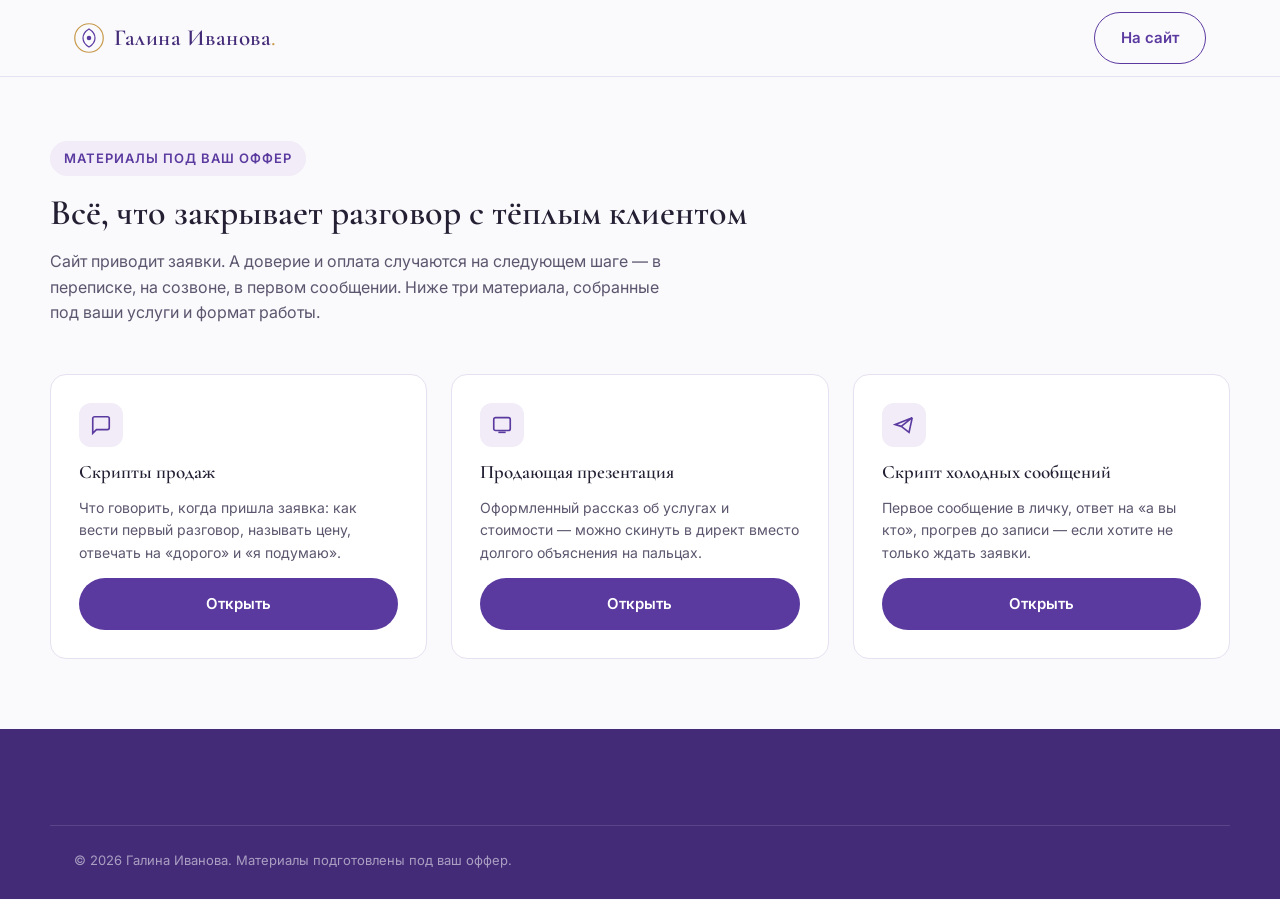
<file: materials.html>
<!DOCTYPE html>
<html lang="ru">
<head>
<meta charset="UTF-8">
<meta name="viewport" content="width=device-width, initial-scale=1.0">
<meta name="robots" content="noindex">
<title>Материалы под ваш оффер — Галина Иванова</title>
<link rel="preconnect" href="https://fonts.googleapis.com">
<link rel="preconnect" href="https://fonts.gstatic.com" crossorigin>
<link href="https://fonts.googleapis.com/css2?family=Cormorant+Garamond:wght@500;600;700&family=Inter:wght@400;500;600;700;800&display=swap" rel="stylesheet">
<link rel="stylesheet" href="styles.css">
</head>
<body>

<header class="doc-header">
  <div class="container doc-bar">
    <a href="index.html" class="logo">
      <svg viewBox="0 0 40 40" fill="none" xmlns="http://www.w3.org/2000/svg">
        <circle cx="20" cy="20" r="19" stroke="currentColor" stroke-width="1.6" style="color:#c79a4b"/>
        <path d="M20 8c-5 3-8 7-8 12s3 9 8 12c5-3 8-7 8-12s-3-9-8-12z" stroke="currentColor" stroke-width="1.6" style="color:#5b3aa0" fill="none"/>
        <circle cx="20" cy="20" r="3" fill="#5b3aa0"/>
      </svg>
      <span class="logo__text">Галина Иванова<span class="logo__suffix">.</span></span>
    </a>
    <div class="doc-bar__actions">
      <a href="index.html" class="btn btn--ghost btn--sm">На сайт</a>
    </div>
  </div>
</header>

<main class="container doc-hero">
  <span class="tag">Материалы под ваш оффер</span>
  <h1>Всё, что закрывает разговор с тёплым клиентом</h1>
  <p>Сайт приводит заявки. А доверие и оплата случаются на следующем шаге — в переписке, на созвоне, в первом сообщении. Ниже три материала, собранные под ваши услуги и формат работы.</p>
</main>

<section class="container doc-section">
  <div class="material-grid">
    <div class="material-card">
      <div class="material-card__icon"><svg viewBox="0 0 24 24" fill="none" stroke="currentColor" stroke-width="1.8"><path d="M21 15a2 2 0 0 1-2 2H7l-4 4V5a2 2 0 0 1 2-2h14a2 2 0 0 1 2 2z"/></svg></div>
      <h3>Скрипты продаж</h3>
      <p>Что говорить, когда пришла заявка: как вести первый разговор, называть цену, отвечать на «дорого» и «я подумаю».</p>
      <a href="scripts.html" class="btn btn--primary btn--block">Открыть</a>
    </div>
    <div class="material-card">
      <div class="material-card__icon"><svg viewBox="0 0 24 24" fill="none" stroke="currentColor" stroke-width="1.8"><rect x="3" y="4" width="18" height="14" rx="2"/><path d="M8 20h8"/></svg></div>
      <h3>Продающая презентация</h3>
      <p>Оформленный рассказ об услугах и стоимости — можно скинуть в директ вместо долгого объяснения на пальцах.</p>
      <a href="presentation.html" class="btn btn--primary btn--block">Открыть</a>
    </div>
    <div class="material-card">
      <div class="material-card__icon"><svg viewBox="0 0 24 24" fill="none" stroke="currentColor" stroke-width="1.8"><path d="M21 4 2.5 11.5 9 13.5M21 4l-3.5 16L9 13.5M21 4 9 13.5"/></svg></div>
      <h3>Скрипт холодных сообщений</h3>
      <p>Первое сообщение в личку, ответ на «а вы кто», прогрев до записи — если хотите не только ждать заявки.</p>
      <a href="outreach.html" class="btn btn--primary btn--block">Открыть</a>
    </div>
  </div>
</section>

<footer class="footer">
  <div class="container footer__bottom">
    <span>© <span id="year"></span> Галина Иванова. Материалы подготовлены под ваш оффер.</span>
  </div>
</footer>

<script>document.getElementById('year').textContent = new Date().getFullYear();</script>
</body>
</html>
</file>
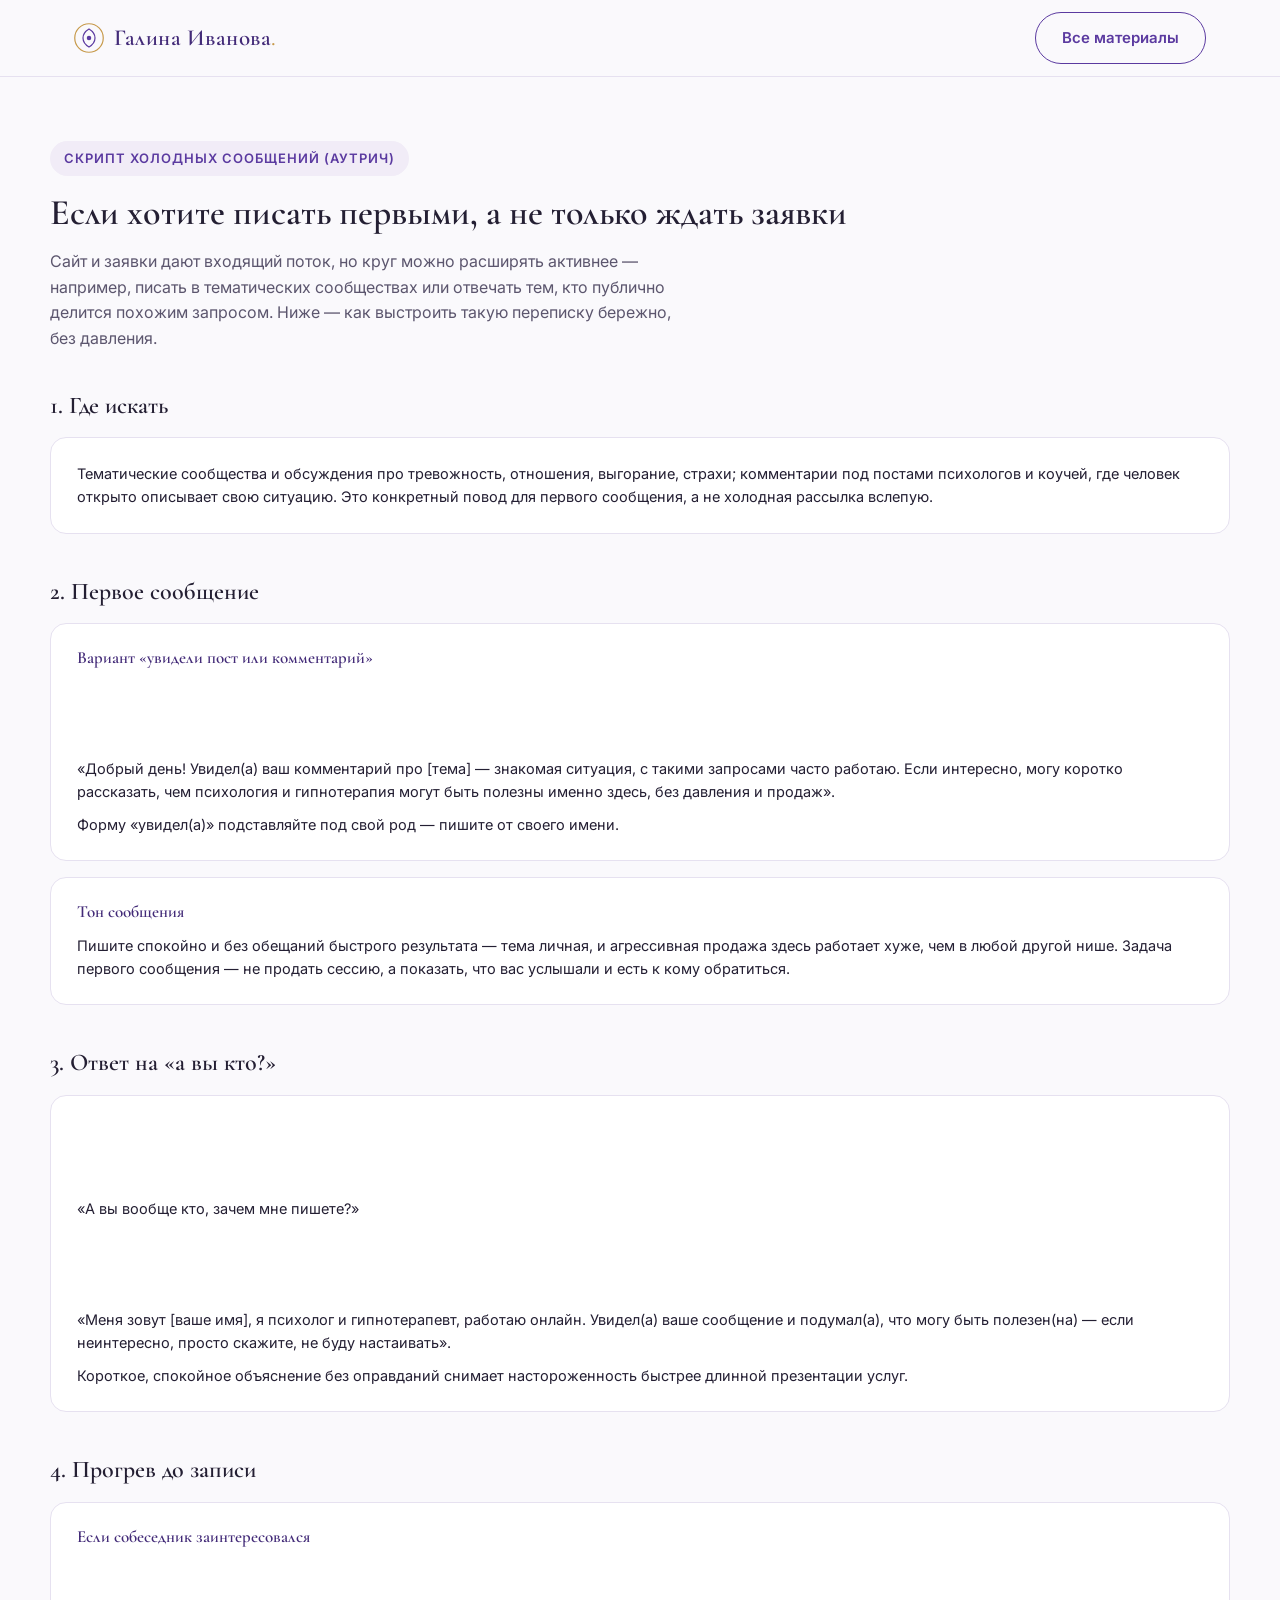
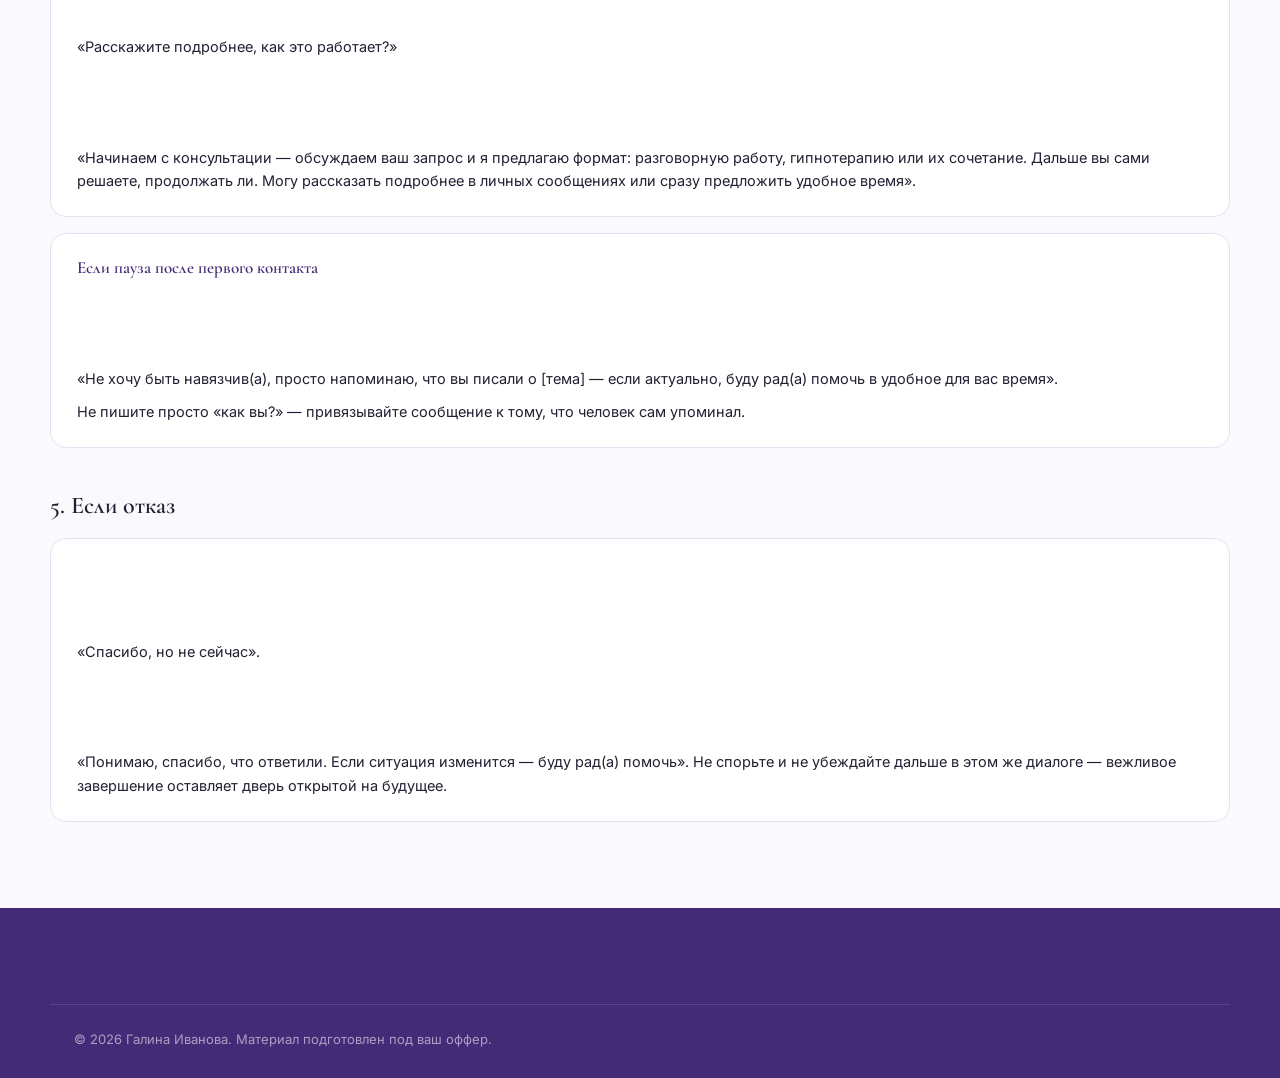
<file: outreach.html>
<!DOCTYPE html>
<html lang="ru">
<head>
<meta charset="UTF-8">
<meta name="viewport" content="width=device-width, initial-scale=1.0">
<meta name="robots" content="noindex">
<title>Скрипт холодных сообщений — Галина Иванова</title>
<link rel="preconnect" href="https://fonts.googleapis.com">
<link rel="preconnect" href="https://fonts.gstatic.com" crossorigin>
<link href="https://fonts.googleapis.com/css2?family=Cormorant+Garamond:wght@500;600;700&family=Inter:wght@400;500;600;700;800&display=swap" rel="stylesheet">
<link rel="stylesheet" href="styles.css">
</head>
<body>

<header class="doc-header">
  <div class="container doc-bar">
    <a href="index.html" class="logo">
      <svg viewBox="0 0 40 40" fill="none" xmlns="http://www.w3.org/2000/svg">
        <circle cx="20" cy="20" r="19" stroke="currentColor" stroke-width="1.6" style="color:#c79a4b"/>
        <path d="M20 8c-5 3-8 7-8 12s3 9 8 12c5-3 8-7 8-12s-3-9-8-12z" stroke="currentColor" stroke-width="1.6" style="color:#5b3aa0" fill="none"/>
        <circle cx="20" cy="20" r="3" fill="#5b3aa0"/>
      </svg>
      <span class="logo__text">Галина Иванова<span class="logo__suffix">.</span></span>
    </a>
    <div class="doc-bar__actions">
      <a href="materials.html" class="btn btn--ghost btn--sm">Все материалы</a>
    </div>
  </div>
</header>

<main class="container doc-hero">
  <span class="tag">Скрипт холодных сообщений (аутрич)</span>
  <h1>Если хотите писать первыми, а не только ждать заявки</h1>
  <p>Сайт и заявки дают входящий поток, но круг можно расширять активнее — например, писать в тематических сообществах или отвечать тем, кто публично делится похожим запросом. Ниже — как выстроить такую переписку бережно, без давления.</p>
</main>

<section class="container doc-section">
  <h2>1. Где искать</h2>
  <div class="script-block">
    <p>Тематические сообщества и обсуждения про тревожность, отношения, выгорание, страхи; комментарии под постами психологов и коучей, где человек открыто описывает свою ситуацию. Это конкретный повод для первого сообщения, а не холодная рассылка вслепую.</p>
  </div>

  <h2>2. Первое сообщение</h2>
  <div class="script-block">
    <h3>Вариант «увидели пост или комментарий»</h3>
    <p><span class="who">Вы:</span> «Добрый день! Увидел(а) ваш комментарий про [тема] — знакомая ситуация, с такими запросами часто работаю. Если интересно, могу коротко рассказать, чем психология и гипнотерапия могут быть полезны именно здесь, без давления и продаж».</p>
    <p>Форму «увидел(а)» подставляйте под свой род — пишите от своего имени.</p>
  </div>
  <div class="script-block">
    <h3>Тон сообщения</h3>
    <p>Пишите спокойно и без обещаний быстрого результата — тема личная, и агрессивная продажа здесь работает хуже, чем в любой другой нише. Задача первого сообщения — не продать сессию, а показать, что вас услышали и есть к кому обратиться.</p>
  </div>

  <h2>3. Ответ на «а вы кто?»</h2>
  <div class="script-block">
    <p><span class="who">Собеседник:</span> «А вы вообще кто, зачем мне пишете?»</p>
    <p><span class="who">Вы:</span> «Меня зовут [ваше имя], я психолог и гипнотерапевт, работаю онлайн. Увидел(а) ваше сообщение и подумал(а), что могу быть полезен(на) — если неинтересно, просто скажите, не буду настаивать».</p>
    <p>Короткое, спокойное объяснение без оправданий снимает настороженность быстрее длинной презентации услуг.</p>
  </div>

  <h2>4. Прогрев до записи</h2>
  <div class="script-block">
    <h3>Если собеседник заинтересовался</h3>
    <p><span class="who">Собеседник:</span> «Расскажите подробнее, как это работает?»</p>
    <p><span class="who">Вы:</span> «Начинаем с консультации — обсуждаем ваш запрос и я предлагаю формат: разговорную работу, гипнотерапию или их сочетание. Дальше вы сами решаете, продолжать ли. Могу рассказать подробнее в личных сообщениях или сразу предложить удобное время».</p>
  </div>
  <div class="script-block">
    <h3>Если пауза после первого контакта</h3>
    <p><span class="who">Вы:</span> «Не хочу быть навязчив(а), просто напоминаю, что вы писали о [тема] — если актуально, буду рад(а) помочь в удобное для вас время».</p>
    <p>Не пишите просто «как вы?» — привязывайте сообщение к тому, что человек сам упоминал.</p>
  </div>

  <h2>5. Если отказ</h2>
  <div class="script-block">
    <p><span class="who">Собеседник:</span> «Спасибо, но не сейчас».</p>
    <p><span class="who">Вы:</span> «Понимаю, спасибо, что ответили. Если ситуация изменится — буду рад(а) помочь». Не спорьте и не убеждайте дальше в этом же диалоге — вежливое завершение оставляет дверь открытой на будущее.</p>
  </div>
</section>

<footer class="footer">
  <div class="container footer__bottom">
    <span>© <span id="year"></span> Галина Иванова. Материал подготовлен под ваш оффер.</span>
  </div>
</footer>

<script>document.getElementById('year').textContent = new Date().getFullYear();</script>
</body>
</html>
</file>
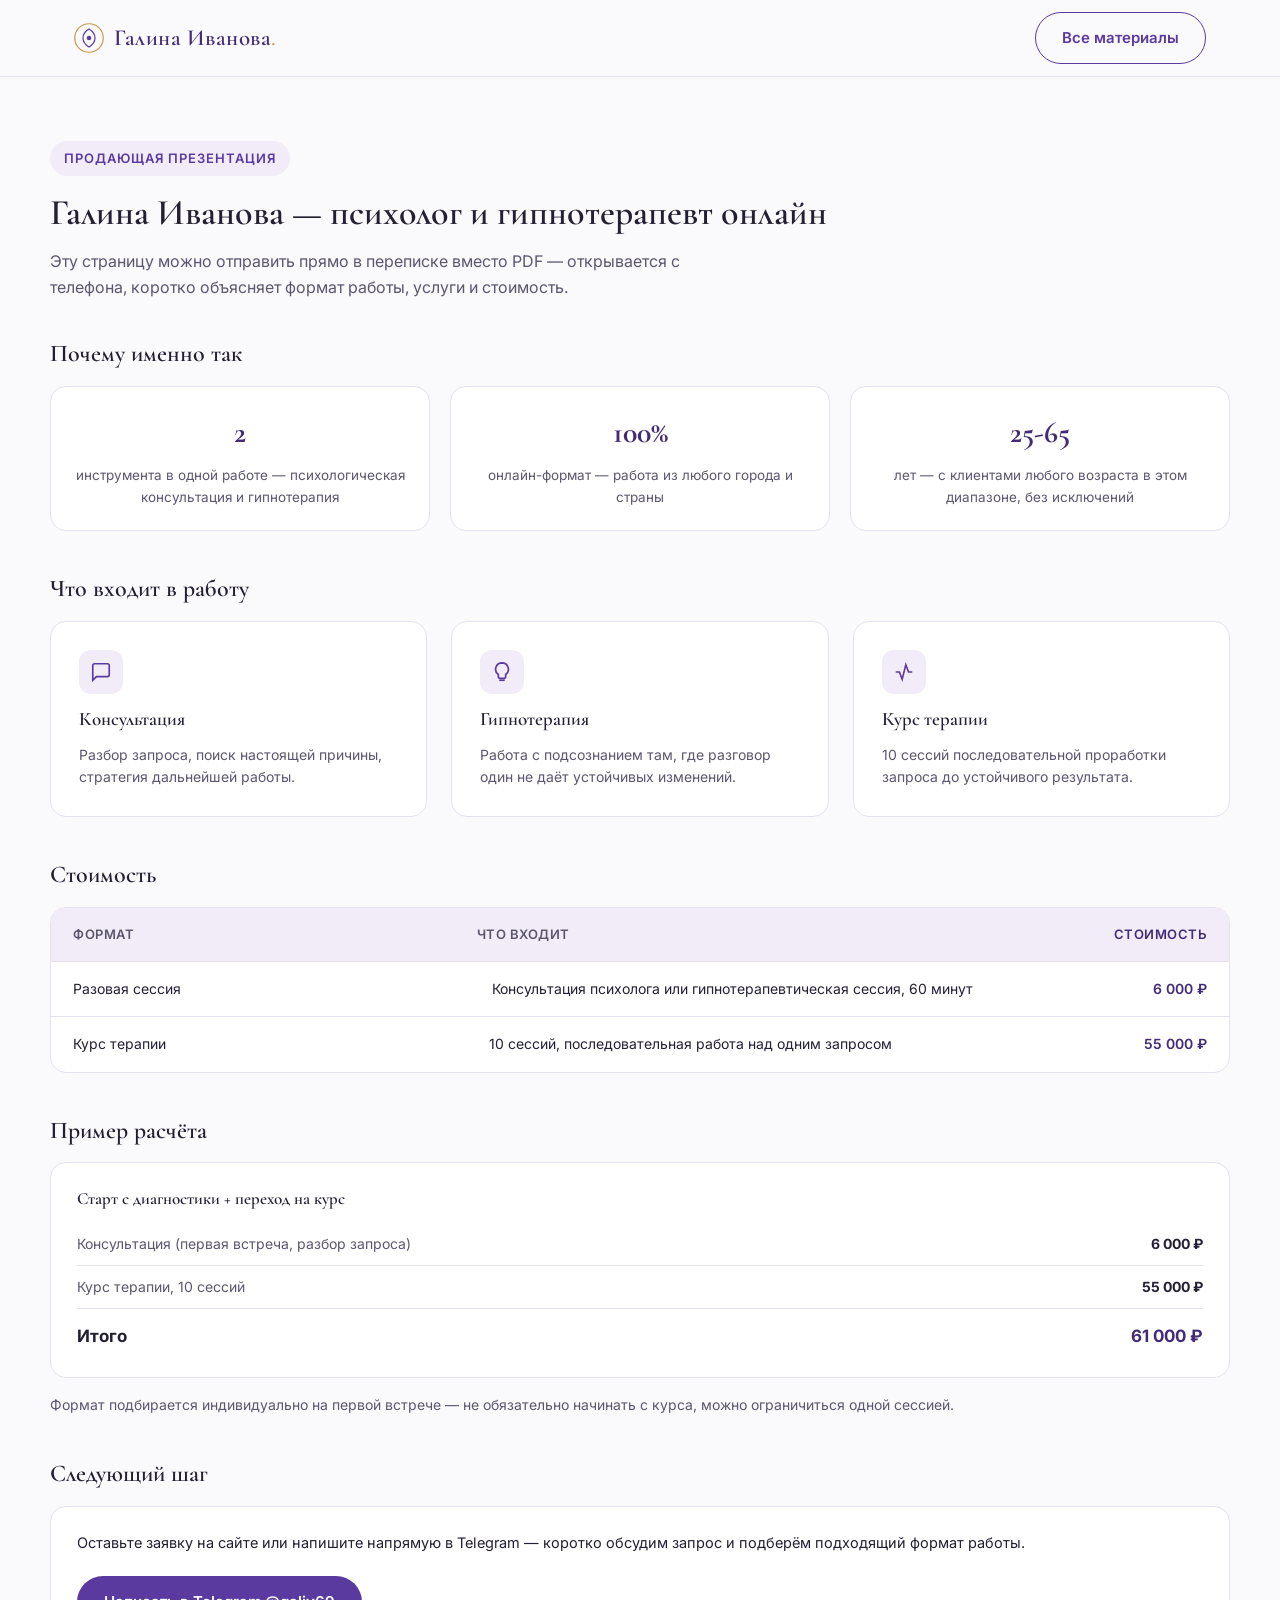
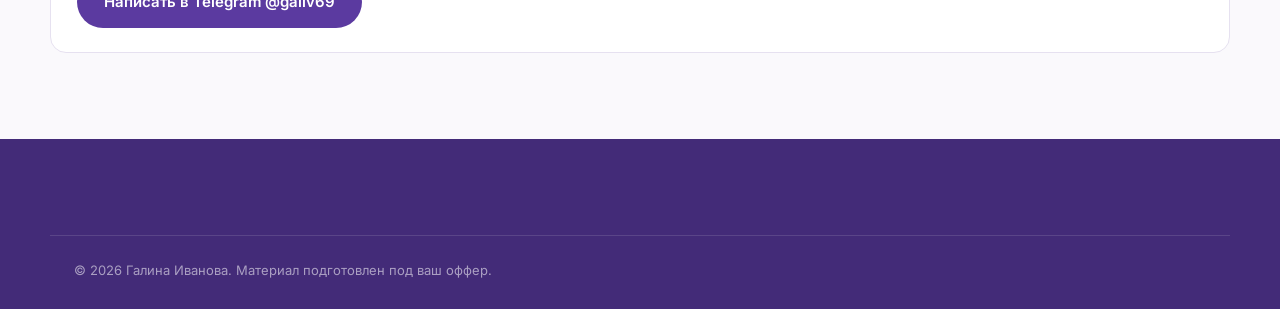
<file: presentation.html>
<!DOCTYPE html>
<html lang="ru">
<head>
<meta charset="UTF-8">
<meta name="viewport" content="width=device-width, initial-scale=1.0">
<meta name="robots" content="noindex">
<title>Презентация — Галина Иванова</title>
<link rel="preconnect" href="https://fonts.googleapis.com">
<link rel="preconnect" href="https://fonts.gstatic.com" crossorigin>
<link href="https://fonts.googleapis.com/css2?family=Cormorant+Garamond:wght@500;600;700&family=Inter:wght@400;500;600;700;800&display=swap" rel="stylesheet">
<link rel="stylesheet" href="styles.css">
</head>
<body>

<header class="doc-header">
  <div class="container doc-bar">
    <a href="index.html" class="logo">
      <svg viewBox="0 0 40 40" fill="none" xmlns="http://www.w3.org/2000/svg">
        <circle cx="20" cy="20" r="19" stroke="currentColor" stroke-width="1.6" style="color:#c79a4b"/>
        <path d="M20 8c-5 3-8 7-8 12s3 9 8 12c5-3 8-7 8-12s-3-9-8-12z" stroke="currentColor" stroke-width="1.6" style="color:#5b3aa0" fill="none"/>
        <circle cx="20" cy="20" r="3" fill="#5b3aa0"/>
      </svg>
      <span class="logo__text">Галина Иванова<span class="logo__suffix">.</span></span>
    </a>
    <div class="doc-bar__actions">
      <a href="materials.html" class="btn btn--ghost btn--sm">Все материалы</a>
    </div>
  </div>
</header>

<main class="container doc-hero">
  <span class="tag">Продающая презентация</span>
  <h1>Галина Иванова — психолог и гипнотерапевт онлайн</h1>
  <p>Эту страницу можно отправить прямо в переписке вместо PDF — открывается с телефона, коротко объясняет формат работы, услуги и стоимость.</p>
</main>

<section class="container doc-section">
  <h2>Почему именно так</h2>
  <div class="usp-grid">
    <div class="usp"><span class="usp__num">2</span><p>инструмента в одной работе — психологическая консультация и гипнотерапия</p></div>
    <div class="usp"><span class="usp__num">100%</span><p>онлайн-формат — работа из любого города и страны</p></div>
    <div class="usp"><span class="usp__num">25-65</span><p>лет — с клиентами любого возраста в этом диапазоне, без исключений</p></div>
  </div>

  <h2>Что входит в работу</h2>
  <div class="material-grid">
    <div class="material-card">
      <div class="material-card__icon"><svg viewBox="0 0 24 24" fill="none" stroke="currentColor" stroke-width="1.8"><path d="M21 15a2 2 0 0 1-2 2H7l-4 4V5a2 2 0 0 1 2-2h14a2 2 0 0 1 2 2z"/></svg></div>
      <h3>Консультация</h3>
      <p>Разбор запроса, поиск настоящей причины, стратегия дальнейшей работы.</p>
    </div>
    <div class="material-card">
      <div class="material-card__icon"><svg viewBox="0 0 24 24" fill="none" stroke="currentColor" stroke-width="1.8"><path d="M12 2a7 7 0 0 0-4 12.7V17a2 2 0 0 0 2 2h4a2 2 0 0 0 2-2v-2.3A7 7 0 0 0 12 2z"/><path d="M9 21h6"/></svg></div>
      <h3>Гипнотерапия</h3>
      <p>Работа с подсознанием там, где разговор один не даёт устойчивых изменений.</p>
    </div>
    <div class="material-card">
      <div class="material-card__icon"><svg viewBox="0 0 24 24" fill="none" stroke="currentColor" stroke-width="1.8"><path d="M3 12h4l3 8 4-16 3 8h4"/></svg></div>
      <h3>Курс терапии</h3>
      <p>10 сессий последовательной проработки запроса до устойчивого результата.</p>
    </div>
  </div>

  <h2>Стоимость</h2>
  <div class="doc-price-table">
    <div class="doc-price-row doc-price-row--head"><span>Формат</span><span>Что входит</span><span>Стоимость</span></div>
    <div class="doc-price-row"><span>Разовая сессия</span><span>Консультация психолога или гипнотерапевтическая сессия, 60 минут</span><span>6 000 ₽</span></div>
    <div class="doc-price-row"><span>Курс терапии</span><span>10 сессий, последовательная работа над одним запросом</span><span>55 000 ₽</span></div>
  </div>

  <h2>Пример расчёта</h2>
  <div class="calc-box">
    <h3>Старт с диагностики + переход на курс</h3>
    <div class="calc-row"><span>Консультация (первая встреча, разбор запроса)</span><b>6 000 ₽</b></div>
    <div class="calc-row"><span>Курс терапии, 10 сессий</span><b>55 000 ₽</b></div>
    <div class="calc-total"><span>Итого</span><b>61 000 ₽</b></div>
  </div>
  <p style="color:var(--ink-soft); font-size:14px; margin-bottom:40px;">Формат подбирается индивидуально на первой встрече — не обязательно начинать с курса, можно ограничиться одной сессией.</p>

  <h2>Следующий шаг</h2>
  <div class="script-block">
    <p>Оставьте заявку на сайте или напишите напрямую в Telegram — коротко обсудим запрос и подберём подходящий формат работы.</p>
    <a href="https://t.me/galiv69" target="_blank" rel="noopener" class="btn btn--primary" style="margin-top:12px;">Написать в Telegram @galiv69</a>
  </div>
</section>

<footer class="footer">
  <div class="container footer__bottom">
    <span>© <span id="year"></span> Галина Иванова. Материал подготовлен под ваш оффер.</span>
  </div>
</footer>

<script>document.getElementById('year').textContent = new Date().getFullYear();</script>
</body>
</html>
</file>
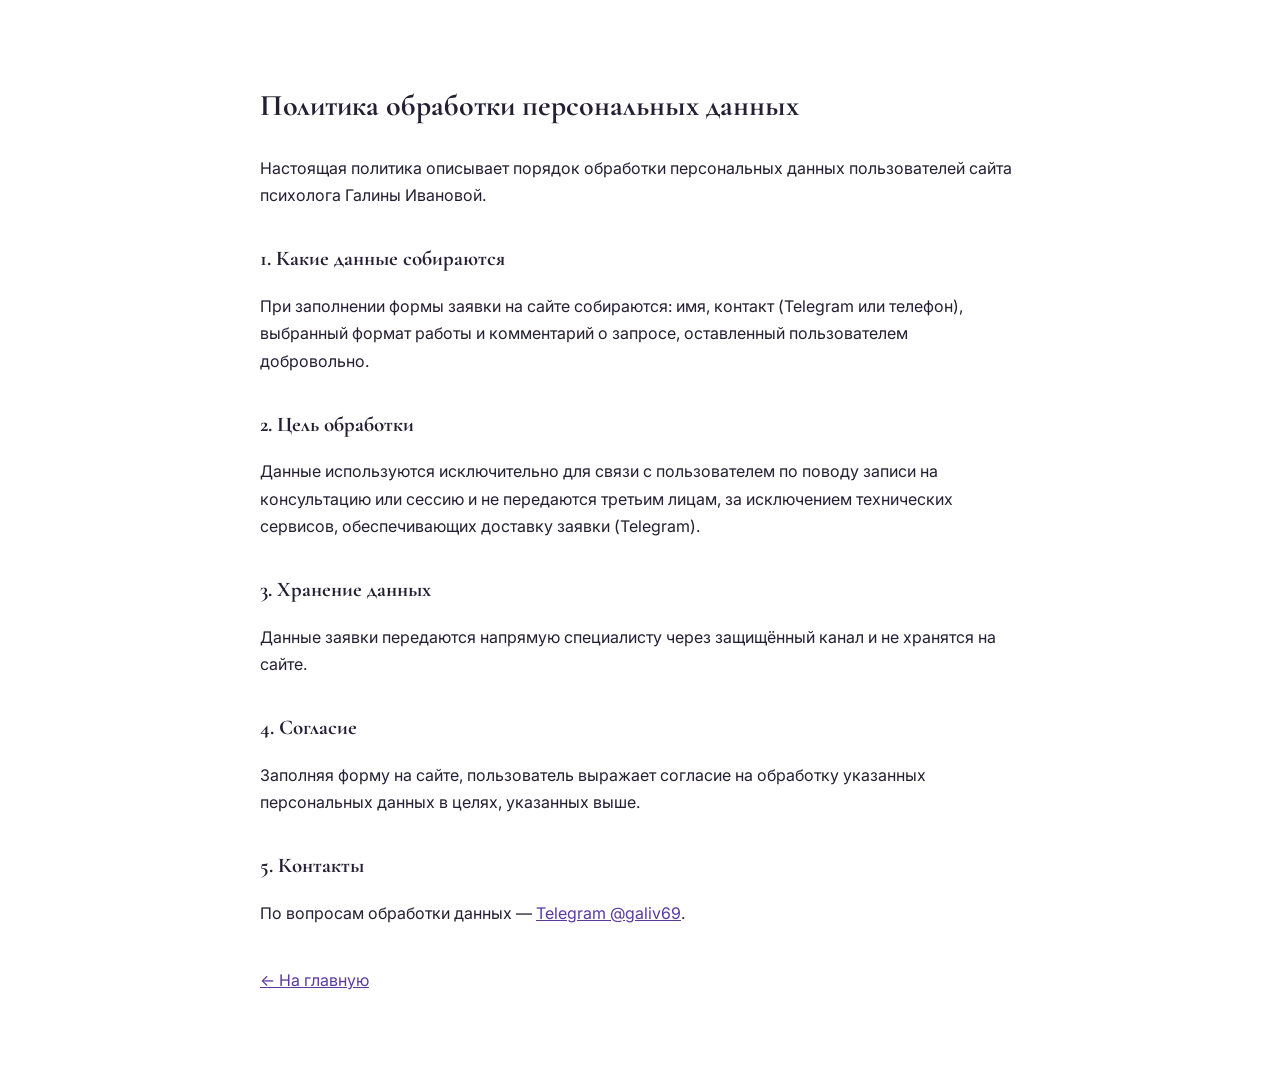
<file: privacy.html>
<!DOCTYPE html>
<html lang="ru">
<head>
<meta charset="UTF-8">
<meta name="viewport" content="width=device-width, initial-scale=1.0">
<title>Политика обработки данных — Галина Иванова</title>
<link href="https://fonts.googleapis.com/css2?family=Inter:wght@400;500;600;700&family=Cormorant+Garamond:wght@600;700&display=swap" rel="stylesheet">
<style>
  body { font-family: 'Inter', sans-serif; max-width: 760px; margin: 0 auto; padding: 60px 24px; color: #241f33; line-height: 1.7; }
  h1 { font-family: 'Cormorant Garamond', serif; font-size: 30px; margin-bottom: 24px; }
  h2 { font-family: 'Cormorant Garamond', serif; font-size: 21px; margin-top: 32px; margin-bottom: 10px; }
  a { color: #5b3aa0; }
</style>
</head>
<body>
  <h1>Политика обработки персональных данных</h1>
  <p>Настоящая политика описывает порядок обработки персональных данных пользователей сайта психолога Галины Ивановой.</p>

  <h2>1. Какие данные собираются</h2>
  <p>При заполнении формы заявки на сайте собираются: имя, контакт (Telegram или телефон), выбранный формат работы и комментарий о запросе, оставленный пользователем добровольно.</p>

  <h2>2. Цель обработки</h2>
  <p>Данные используются исключительно для связи с пользователем по поводу записи на консультацию или сессию и не передаются третьим лицам, за исключением технических сервисов, обеспечивающих доставку заявки (Telegram).</p>

  <h2>3. Хранение данных</h2>
  <p>Данные заявки передаются напрямую специалисту через защищённый канал и не хранятся на сайте.</p>

  <h2>4. Согласие</h2>
  <p>Заполняя форму на сайте, пользователь выражает согласие на обработку указанных персональных данных в целях, указанных выше.</p>

  <h2>5. Контакты</h2>
  <p>По вопросам обработки данных — <a href="https://t.me/galiv69" target="_blank" rel="noopener">Telegram @galiv69</a>.</p>

  <p style="margin-top:40px"><a href="index.html">&larr; На главную</a></p>
</body>
</html>
</file>
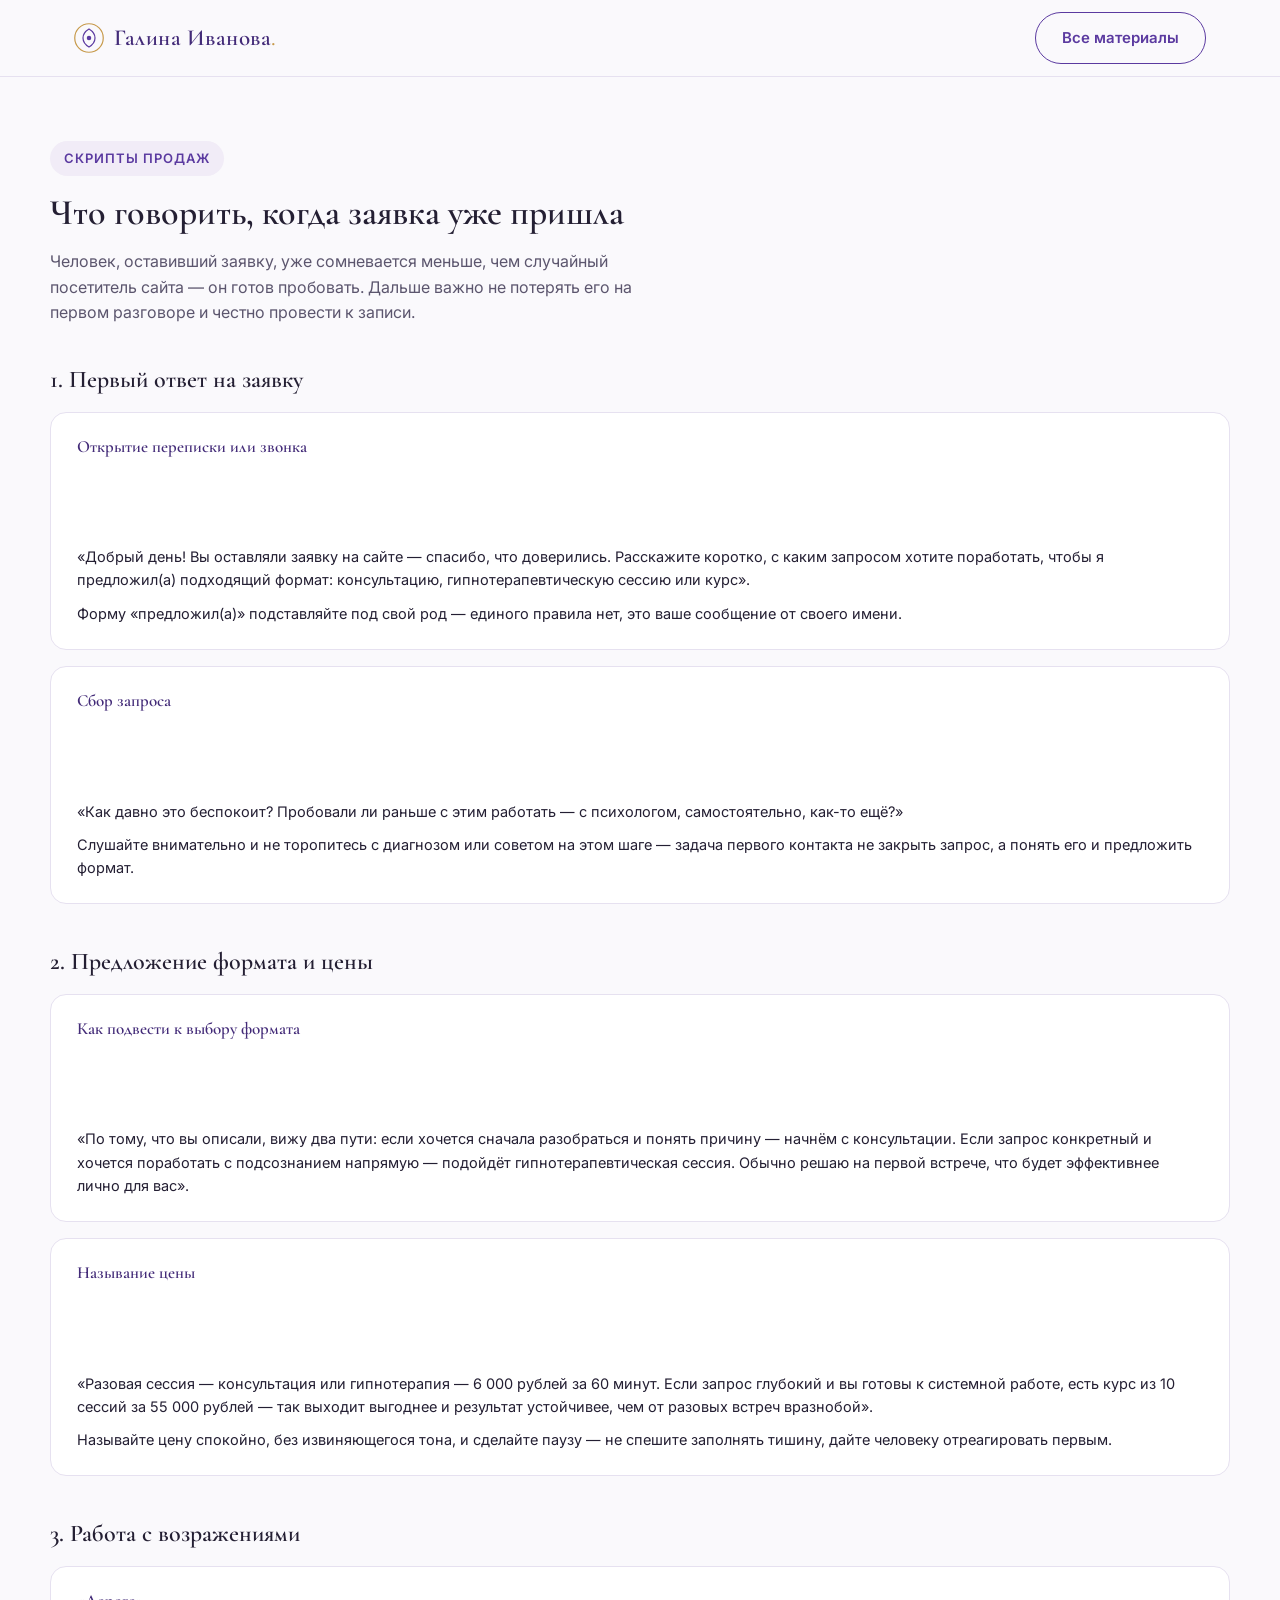
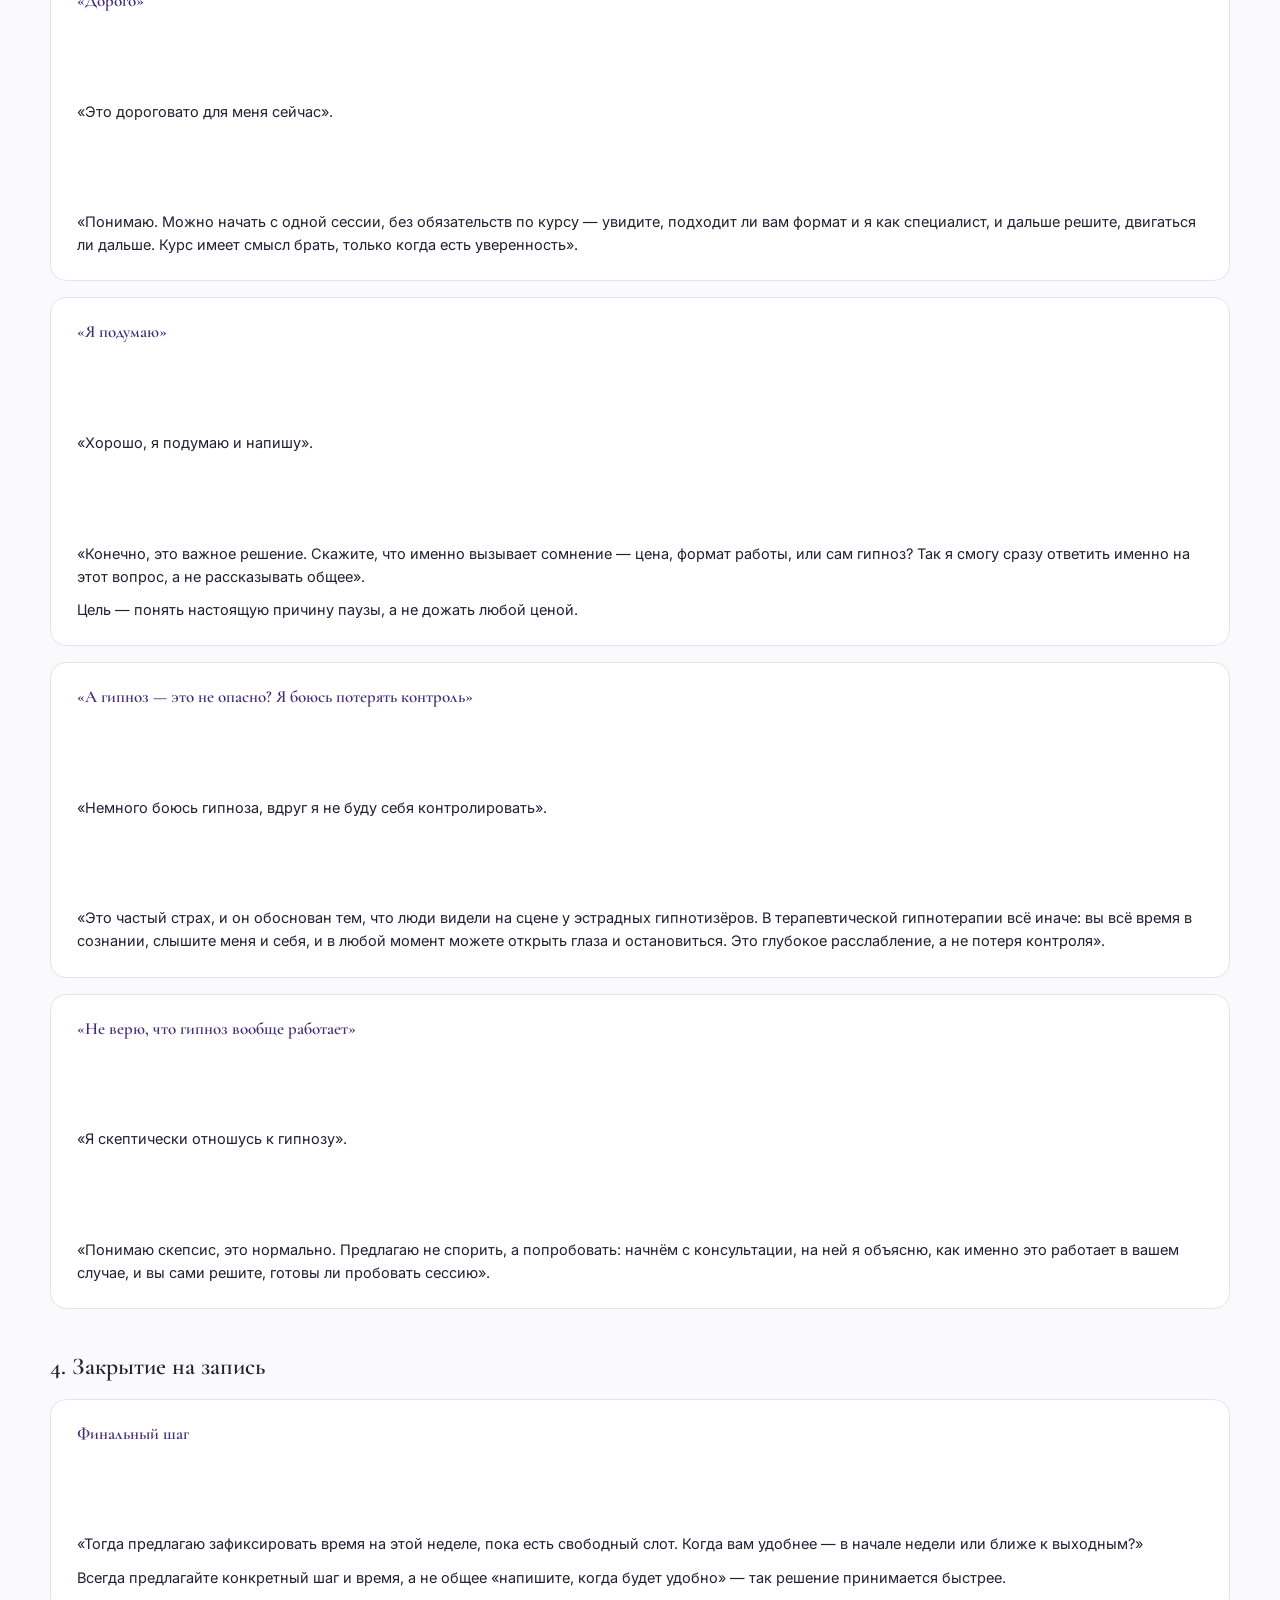
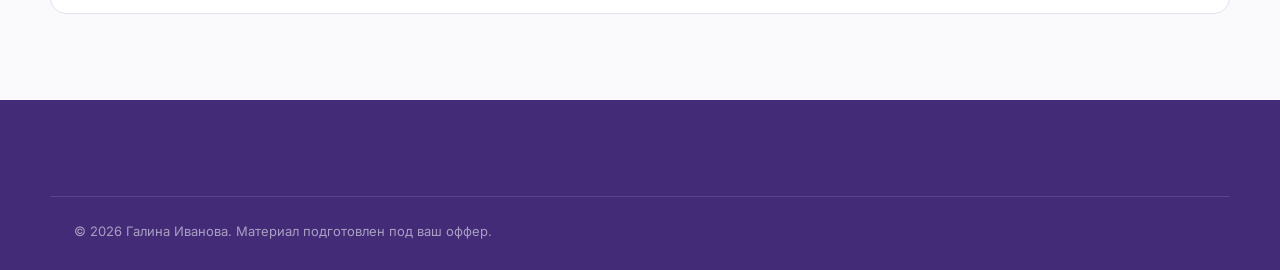
<file: scripts.html>
<!DOCTYPE html>
<html lang="ru">
<head>
<meta charset="UTF-8">
<meta name="viewport" content="width=device-width, initial-scale=1.0">
<meta name="robots" content="noindex">
<title>Скрипты продаж — Галина Иванова</title>
<link rel="preconnect" href="https://fonts.googleapis.com">
<link rel="preconnect" href="https://fonts.gstatic.com" crossorigin>
<link href="https://fonts.googleapis.com/css2?family=Cormorant+Garamond:wght@500;600;700&family=Inter:wght@400;500;600;700;800&display=swap" rel="stylesheet">
<link rel="stylesheet" href="styles.css">
</head>
<body>

<header class="doc-header">
  <div class="container doc-bar">
    <a href="index.html" class="logo">
      <svg viewBox="0 0 40 40" fill="none" xmlns="http://www.w3.org/2000/svg">
        <circle cx="20" cy="20" r="19" stroke="currentColor" stroke-width="1.6" style="color:#c79a4b"/>
        <path d="M20 8c-5 3-8 7-8 12s3 9 8 12c5-3 8-7 8-12s-3-9-8-12z" stroke="currentColor" stroke-width="1.6" style="color:#5b3aa0" fill="none"/>
        <circle cx="20" cy="20" r="3" fill="#5b3aa0"/>
      </svg>
      <span class="logo__text">Галина Иванова<span class="logo__suffix">.</span></span>
    </a>
    <div class="doc-bar__actions">
      <a href="materials.html" class="btn btn--ghost btn--sm">Все материалы</a>
    </div>
  </div>
</header>

<main class="container doc-hero">
  <span class="tag">Скрипты продаж</span>
  <h1>Что говорить, когда заявка уже пришла</h1>
  <p>Человек, оставивший заявку, уже сомневается меньше, чем случайный посетитель сайта — он готов пробовать. Дальше важно не потерять его на первом разговоре и честно провести к записи.</p>
</main>

<section class="container doc-section">
  <h2>1. Первый ответ на заявку</h2>
  <div class="script-block">
    <h3>Открытие переписки или звонка</h3>
    <p><span class="who">Вы:</span> «Добрый день! Вы оставляли заявку на сайте — спасибо, что доверились. Расскажите коротко, с каким запросом хотите поработать, чтобы я предложил(а) подходящий формат: консультацию, гипнотерапевтическую сессию или курс».</p>
    <p>Форму «предложил(а)» подставляйте под свой род — единого правила нет, это ваше сообщение от своего имени.</p>
  </div>
  <div class="script-block">
    <h3>Сбор запроса</h3>
    <p><span class="who">Вы:</span> «Как давно это беспокоит? Пробовали ли раньше с этим работать — с психологом, самостоятельно, как-то ещё?»</p>
    <p>Слушайте внимательно и не торопитесь с диагнозом или советом на этом шаге — задача первого контакта не закрыть запрос, а понять его и предложить формат.</p>
  </div>

  <h2>2. Предложение формата и цены</h2>
  <div class="script-block">
    <h3>Как подвести к выбору формата</h3>
    <p><span class="who">Вы:</span> «По тому, что вы описали, вижу два пути: если хочется сначала разобраться и понять причину — начнём с консультации. Если запрос конкретный и хочется поработать с подсознанием напрямую — подойдёт гипнотерапевтическая сессия. Обычно решаю на первой встрече, что будет эффективнее лично для вас».</p>
  </div>
  <div class="script-block">
    <h3>Называние цены</h3>
    <p><span class="who">Вы:</span> «Разовая сессия — консультация или гипнотерапия — 6 000 рублей за 60 минут. Если запрос глубокий и вы готовы к системной работе, есть курс из 10 сессий за 55 000 рублей — так выходит выгоднее и результат устойчивее, чем от разовых встреч вразнобой».</p>
    <p>Называйте цену спокойно, без извиняющегося тона, и сделайте паузу — не спешите заполнять тишину, дайте человеку отреагировать первым.</p>
  </div>

  <h2>3. Работа с возражениями</h2>
  <div class="script-block">
    <h3>«Дорого»</h3>
    <p><span class="who">Собеседник:</span> «Это дороговато для меня сейчас».</p>
    <p><span class="who">Вы:</span> «Понимаю. Можно начать с одной сессии, без обязательств по курсу — увидите, подходит ли вам формат и я как специалист, и дальше решите, двигаться ли дальше. Курс имеет смысл брать, только когда есть уверенность».</p>
  </div>
  <div class="script-block">
    <h3>«Я подумаю»</h3>
    <p><span class="who">Собеседник:</span> «Хорошо, я подумаю и напишу».</p>
    <p><span class="who">Вы:</span> «Конечно, это важное решение. Скажите, что именно вызывает сомнение — цена, формат работы, или сам гипноз? Так я смогу сразу ответить именно на этот вопрос, а не рассказывать общее».</p>
    <p>Цель — понять настоящую причину паузы, а не дожать любой ценой.</p>
  </div>
  <div class="script-block">
    <h3>«А гипноз — это не опасно? Я боюсь потерять контроль»</h3>
    <p><span class="who">Собеседник:</span> «Немного боюсь гипноза, вдруг я не буду себя контролировать».</p>
    <p><span class="who">Вы:</span> «Это частый страх, и он обоснован тем, что люди видели на сцене у эстрадных гипнотизёров. В терапевтической гипнотерапии всё иначе: вы всё время в сознании, слышите меня и себя, и в любой момент можете открыть глаза и остановиться. Это глубокое расслабление, а не потеря контроля».</p>
  </div>
  <div class="script-block">
    <h3>«Не верю, что гипноз вообще работает»</h3>
    <p><span class="who">Собеседник:</span> «Я скептически отношусь к гипнозу».</p>
    <p><span class="who">Вы:</span> «Понимаю скепсис, это нормально. Предлагаю не спорить, а попробовать: начнём с консультации, на ней я объясню, как именно это работает в вашем случае, и вы сами решите, готовы ли пробовать сессию».</p>
  </div>

  <h2>4. Закрытие на запись</h2>
  <div class="script-block">
    <h3>Финальный шаг</h3>
    <p><span class="who">Вы:</span> «Тогда предлагаю зафиксировать время на этой неделе, пока есть свободный слот. Когда вам удобнее — в начале недели или ближе к выходным?»</p>
    <p>Всегда предлагайте конкретный шаг и время, а не общее «напишите, когда будет удобно» — так решение принимается быстрее.</p>
  </div>
</section>

<footer class="footer">
  <div class="container footer__bottom">
    <span>© <span id="year"></span> Галина Иванова. Материал подготовлен под ваш оффер.</span>
  </div>
</footer>

<script>document.getElementById('year').textContent = new Date().getFullYear();</script>
</body>
</html>
</file>
<file: styles.css>
:root {
  --bg: #faf9fc;
  --bg-alt: #f1ecf7;
  --ink: #241f33;
  --ink-soft: #5c566e;
  --accent: #5b3aa0;
  --accent-dark: #432b78;
  --gold: #c79a4b;
  --border: #e6e1f0;
  --card: #ffffff;
  --radius: 16px;
  --shadow: 0 20px 50px -25px rgba(67, 43, 120, 0.35);
  --ff-head: 'Cormorant Garamond', serif;
  --ff-body: 'Inter', sans-serif;
}

* { box-sizing: border-box; margin: 0; padding: 0; }

html { scroll-behavior: smooth; }

body {
  font-family: var(--ff-body);
  color: var(--ink);
  background: var(--bg);
  line-height: 1.6;
  -webkit-font-smoothing: antialiased;
}

.container {
  max-width: 1180px;
  margin: 0 auto;
  padding: 0 24px;
}

h1, h2, h3 {
  font-family: var(--ff-head);
  color: var(--ink);
  font-weight: 600;
  line-height: 1.15;
}

a { color: inherit; text-decoration: none; }
img { max-width: 100%; display: block; }
ul { list-style: none; }

.section { padding: 96px 0; }
.section--alt { background: var(--bg-alt); }
.eyebrow {
  display: inline-block;
  font-size: 13px;
  font-weight: 600;
  letter-spacing: 1.5px;
  text-transform: uppercase;
  color: var(--accent);
  margin-bottom: 14px;
}
.section__head { max-width: 680px; margin: 0 auto 56px; text-align: center; }
.section__head h2 { font-size: 38px; margin-bottom: 14px; }
.section__head p { color: var(--ink-soft); font-size: 17px; }

/* BUTTONS */
.btn {
  display: inline-flex;
  align-items: center;
  justify-content: center;
  gap: 8px;
  padding: 13px 26px;
  border-radius: 999px;
  font-weight: 600;
  font-size: 15px;
  cursor: pointer;
  border: 1px solid transparent;
  transition: transform .15s ease, box-shadow .15s ease, background .15s ease;
  white-space: nowrap;
}
.btn--primary { background: var(--accent); color: #fff; }
.btn--primary:hover { background: var(--accent-dark); transform: translateY(-1px); }
.btn--ghost { background: transparent; border-color: var(--accent); color: var(--accent); }
.btn--ghost:hover { background: rgba(91,58,160,0.06); }
.btn--lg { padding: 15px 30px; font-size: 16px; }
.btn--block { width: 100%; }

/* HEADER */
.header {
  position: sticky;
  top: 0;
  z-index: 100;
  background: rgba(250, 249, 252, 0.9);
  backdrop-filter: blur(10px);
  border-bottom: 1px solid transparent;
  transition: border-color .2s ease, box-shadow .2s ease;
}
.header.scrolled { border-color: var(--border); box-shadow: 0 8px 24px -18px rgba(0,0,0,0.25); }
.header__inner {
  display: flex;
  align-items: center;
  justify-content: space-between;
  gap: 24px;
  min-width: 0;
  height: 76px;
}
.logo { display: flex; align-items: center; gap: 10px; flex-shrink: 0; }
.logo svg { width: 30px; height: 30px; flex-shrink: 0; }
.logo__text { font-family: var(--ff-head); font-size: 23px; font-weight: 600; letter-spacing: 0.5px; color: var(--accent-dark); }
.logo__suffix { color: var(--gold); font-weight: 500; }
.nav { display: flex; gap: 28px; min-width: 0; }
.nav a { font-size: 15px; font-weight: 500; color: var(--ink-soft); white-space: nowrap; transition: color .15s ease; }
.nav a:hover { color: var(--accent); }
.header__actions { display: flex; align-items: center; gap: 18px; flex-shrink: 0; }
.header__phone { display: flex; align-items: center; gap: 8px; font-weight: 600; font-size: 15px; color: var(--ink); white-space: nowrap; }
.header__phone svg { width: 18px; height: 18px; color: var(--accent); }
.burger { display: none; flex-direction: column; justify-content: center; gap: 5px; width: 32px; height: 32px; background: none; border: none; cursor: pointer; flex-shrink: 0; }
.burger span { display: block; height: 2px; width: 100%; background: var(--ink); border-radius: 2px; transition: transform .2s ease, opacity .2s ease; }
.burger.is-open span:nth-child(1) { transform: translateY(7px) rotate(45deg); }
.burger.is-open span:nth-child(2) { opacity: 0; }
.burger.is-open span:nth-child(3) { transform: translateY(-7px) rotate(-45deg); }

/* HERO */
.hero { padding: 84px 0 96px; overflow: hidden; }
.hero__inner { display: grid; grid-template-columns: 1.1fr 0.9fr; gap: 56px; align-items: center; }
.hero__eyebrow { display: inline-flex; align-items: center; gap: 8px; background: var(--bg-alt); color: var(--accent-dark); padding: 8px 16px; border-radius: 999px; font-size: 13px; font-weight: 600; margin-bottom: 22px; }
.hero h1 { font-size: 52px; margin-bottom: 20px; }
.hero h1 em { color: var(--accent); font-style: normal; }
.hero p.lead { font-size: 18px; color: var(--ink-soft); margin-bottom: 32px; max-width: 520px; }
.hero__cta { display: flex; gap: 16px; flex-wrap: wrap; margin-bottom: 44px; }
.hero__stats { display: grid; grid-template-columns: repeat(3, auto); gap: 32px; }
.hero__stat b { display: block; font-family: var(--ff-head); font-size: 32px; color: var(--accent-dark); }
.hero__stat span { font-size: 14px; color: var(--ink-soft); }

.hero__card { background: var(--card); border-radius: 24px; padding: 12px; box-shadow: var(--shadow); border: 1px solid var(--border); }
.hero__art { width: 100%; height: 420px; border-radius: 18px; overflow: hidden; }
.hero__art svg { width: 100%; height: 100%; display: block; }
.hero__art--photo img { width: 100%; height: 100%; object-fit: cover; display: block; }

.office-banner { position: relative; border-radius: 24px; overflow: hidden; box-shadow: var(--shadow); }
.office-banner img { width: 100%; height: 320px; object-fit: cover; display: block; }
.office-banner__text { position: absolute; left: 0; right: 0; bottom: 0; padding: 28px 32px; background: linear-gradient(0deg, rgba(36,31,51,0.82), rgba(36,31,51,0)); }
.office-banner__text h3 { color: #fff; font-size: 24px; margin-bottom: 6px; }
.office-banner__text p { color: rgba(255,255,255,0.85); font-size: 15px; max-width: 520px; }
@media (max-width: 900px) {
  .office-banner img { height: 260px; }
  .office-banner__text { padding: 20px; }
  .office-banner__text h3 { font-size: 19px; }
}

/* ADVANTAGES */
.adv-grid { display: grid; grid-template-columns: repeat(3, 1fr); gap: 24px; }
.adv { background: var(--card); border: 1px solid var(--border); border-radius: var(--radius); padding: 32px; opacity: 0; transform: translateY(16px); transition: opacity .5s ease, transform .5s ease; }
.adv.is-visible { opacity: 1; transform: none; }
.adv__icon { width: 52px; height: 52px; border-radius: 14px; background: var(--bg-alt); display: flex; align-items: center; justify-content: center; margin-bottom: 18px; }
.adv__icon svg { width: 26px; height: 26px; color: var(--accent); }
.adv h3 { font-size: 20px; margin-bottom: 10px; }
.adv p { color: var(--ink-soft); font-size: 15px; }

/* SERVICES */
.srv-grid { display: grid; grid-template-columns: repeat(3, 1fr); gap: 24px; }
.srv { background: var(--card); border: 1px solid var(--border); border-radius: var(--radius); padding: 30px; display: flex; flex-direction: column; opacity: 0; transform: translateY(16px); transition: opacity .5s ease, transform .5s ease; }
.srv.is-visible { opacity: 1; transform: none; }
.srv__icon { width: 48px; height: 48px; border-radius: 12px; background: var(--bg-alt); display: flex; align-items: center; justify-content: center; margin-bottom: 16px; }
.srv__icon svg { width: 24px; height: 24px; color: var(--accent); }
.srv h3 { font-size: 20px; margin-bottom: 10px; }
.srv p { color: var(--ink-soft); font-size: 15px; flex: 1; margin-bottom: 18px; }
.srv__price { font-family: var(--ff-head); font-size: 22px; font-weight: 600; color: var(--accent-dark); }
.srv__price span { font-family: var(--ff-body); font-size: 13px; font-weight: 500; color: var(--ink-soft); }

/* PRICING TABLE */
.price-table { background: var(--card); border: 1px solid var(--border); border-radius: var(--radius); overflow: hidden; box-shadow: var(--shadow); }
.price-row { display: grid; grid-template-columns: 1fr auto auto; gap: 20px; align-items: center; padding: 22px 30px; border-bottom: 1px solid var(--border); }
.price-row:last-child { border-bottom: none; }
.price-row__name { font-weight: 600; font-size: 16px; }
.price-row__desc { font-size: 14px; color: var(--ink-soft); margin-top: 4px; }
.price-row__unit { color: var(--ink-soft); font-size: 14px; white-space: nowrap; }
.price-row__value { font-family: var(--ff-head); font-size: 24px; font-weight: 600; color: var(--accent-dark); white-space: nowrap; }
.price-row--featured { background: linear-gradient(90deg, rgba(91,58,160,0.06), transparent); position: relative; }
.price-row--featured::before { content: 'Выгоднее на 5000 ₽'; position: absolute; top: -1px; right: 30px; background: var(--gold); color: #fff; font-size: 11px; font-weight: 700; padding: 4px 12px; border-radius: 0 0 8px 8px; letter-spacing: 0.5px; text-transform: uppercase; }

/* PROCESS */
.steps { display: grid; grid-template-columns: repeat(5, 1fr); gap: 20px; counter-reset: step; }
.step { position: relative; padding-top: 8px; opacity: 0; transform: translateY(16px); transition: opacity .5s ease, transform .5s ease; }
.step.is-visible { opacity: 1; transform: none; }
.step__num { font-family: var(--ff-head); font-size: 44px; font-weight: 600; color: var(--accent); opacity: 0.35; margin-bottom: 10px; }
.step h3 { font-size: 17px; margin-bottom: 8px; }
.step p { font-size: 14px; color: var(--ink-soft); }

/* WHO IT'S FOR */
.who-grid { display: grid; grid-template-columns: repeat(3, 1fr); gap: 20px; }
.who { background: var(--card); border: 1px solid var(--border); border-radius: var(--radius); padding: 26px; display: flex; gap: 16px; align-items: flex-start; opacity: 0; transform: translateY(16px); transition: opacity .5s ease, transform .5s ease; }
.who.is-visible { opacity: 1; transform: none; }
.who__icon { width: 40px; height: 40px; border-radius: 10px; background: var(--bg-alt); display: flex; align-items: center; justify-content: center; flex-shrink: 0; }
.who__icon svg { width: 20px; height: 20px; color: var(--accent); }
.who h3 { font-size: 16px; margin-bottom: 6px; }
.who p { font-size: 14px; color: var(--ink-soft); }

/* FAQ */
.faq { max-width: 780px; margin: 0 auto; }
.faq__item { background: var(--card); border: 1px solid var(--border); border-radius: 14px; margin-bottom: 14px; padding: 22px 26px; opacity: 0; transform: translateY(16px); transition: opacity .5s ease, transform .5s ease; }
.faq__item.is-visible { opacity: 1; transform: none; }
.faq__item summary { cursor: pointer; font-weight: 600; font-size: 17px; list-style: none; display: flex; justify-content: space-between; align-items: center; gap: 16px; }
.faq__item summary::-webkit-details-marker { display: none; }
.faq__item summary::after { content: '+'; font-size: 24px; color: var(--accent); transition: transform .2s ease; flex-shrink: 0; }
.faq__item[open] summary::after { transform: rotate(45deg); }
.faq__item p { margin-top: 14px; color: var(--ink-soft); font-size: 15px; }

/* FORM */
.form-section__inner { display: grid; grid-template-columns: 1fr 1fr; gap: 48px; align-items: start; }
.form-info h2 { font-size: 34px; margin-bottom: 16px; }
.form-info p { color: var(--ink-soft); font-size: 16px; margin-bottom: 28px; }
.form-info__item { display: flex; gap: 14px; align-items: flex-start; margin-bottom: 20px; }
.form-info__item svg { width: 22px; height: 22px; color: var(--accent); flex-shrink: 0; margin-top: 2px; }
.form-info__item b { display: block; font-size: 15px; margin-bottom: 2px; }
.form-info__item span { font-size: 14px; color: var(--ink-soft); }
.form { background: var(--card); border: 1px solid var(--border); border-radius: var(--radius); padding: 36px; box-shadow: var(--shadow); opacity: 0; transform: translateY(16px); transition: opacity .5s ease, transform .5s ease; }
.form.is-visible { opacity: 1; transform: none; }
.form__row { margin-bottom: 18px; }
.form__row label { display: block; font-size: 14px; font-weight: 500; margin-bottom: 7px; }
.form__row input, .form__row select, .form__row textarea {
  width: 100%; padding: 13px 16px; border: 1px solid var(--border); border-radius: 10px;
  font-family: var(--ff-body); font-size: 15px; background: var(--bg); color: var(--ink); transition: border-color .15s ease;
}
.form__row input:focus, .form__row select:focus, .form__row textarea:focus { outline: none; border-color: var(--accent); }
.form__note { font-size: 12px; color: var(--ink-soft); margin-top: 14px; text-align: center; }

/* CONTACTS / FOOTER */
.contacts-grid { display: grid; grid-template-columns: repeat(3, 1fr); gap: 24px; }
.contact-card { background: var(--card); border: 1px solid var(--border); border-radius: var(--radius); padding: 28px; text-align: center; opacity: 0; transform: translateY(16px); transition: opacity .5s ease, transform .5s ease; }
.contact-card.is-visible { opacity: 1; transform: none; }
.contact-card__icon { width: 52px; height: 52px; border-radius: 14px; background: var(--bg-alt); display: flex; align-items: center; justify-content: center; margin: 0 auto 16px; }
.contact-card__icon svg { width: 26px; height: 26px; color: var(--accent); }
.contact-card h3 { font-size: 17px; margin-bottom: 6px; }
.contact-card p { font-size: 14px; color: var(--ink-soft); }
.contact-card a { color: var(--accent); font-weight: 600; }

.footer { background: var(--accent-dark); color: rgba(255,255,255,0.75); padding: 56px 0 28px; }
.footer__inner { display: flex; justify-content: space-between; align-items: flex-start; gap: 32px; flex-wrap: wrap; }
.footer .logo__text { color: #fff; }
.footer__col h4 { color: #fff; font-size: 15px; margin-bottom: 14px; }
.footer__col a, .footer__col p { display: block; font-size: 14px; color: rgba(255,255,255,0.7); margin-bottom: 10px; }
.footer__bottom { margin-top: 40px; padding-top: 24px; border-top: 1px solid rgba(255,255,255,0.12); display: flex; justify-content: space-between; gap: 16px; flex-wrap: wrap; font-size: 13px; color: rgba(255,255,255,0.55); }
.footer__bottom a { color: rgba(255,255,255,0.55); }

/* FAB */
.fab { position: fixed; right: 24px; bottom: 24px; z-index: 90; display: flex; flex-direction: column; gap: 12px; }
.fab a { width: 54px; height: 54px; border-radius: 50%; display: flex; align-items: center; justify-content: center; box-shadow: var(--shadow); background: var(--accent); color: #fff; transition: transform .15s ease; }
.fab a:hover { transform: scale(1.08); }
.fab svg { width: 26px; height: 26px; }

/* REVEAL */
.reveal { }

/* DOC PAGES (materials, scripts, presentation, outreach) */
.tag { display: inline-block; font-size: 13px; font-weight: 600; letter-spacing: 1px; text-transform: uppercase; color: var(--accent); background: var(--bg-alt); padding: 7px 14px; border-radius: 999px; }
.doc-header { position: sticky; top: 0; z-index: 100; background: rgba(250, 249, 252, 0.92); backdrop-filter: blur(12px); border-bottom: 1px solid var(--border); }
.doc-bar { display: flex; align-items: center; justify-content: space-between; gap: 24px; height: 76px; }
.doc-bar__actions { display: flex; align-items: center; gap: 14px; }

.doc-hero { padding: 64px 0 40px; }
.doc-hero .tag { margin-bottom: 16px; }
.doc-hero h1 { font-size: 36px; margin-bottom: 16px; }
.doc-hero p { color: var(--ink-soft); font-size: 16px; max-width: 640px; }

.doc-section { padding: 0 0 70px; }
.doc-section h2 { font-size: 24px; margin: 0 0 18px; }
.doc-section h2:not(:first-child) { margin-top: 44px; }

.script-block { background: var(--card); border: 1px solid var(--border); border-radius: var(--radius); padding: 24px 26px; margin-bottom: 16px; }
.script-block h3 { font-size: 17px; margin-bottom: 12px; color: var(--accent-dark); font-family: var(--ff-head); }
.script-block p { color: var(--ink); font-size: 14.5px; margin-bottom: 10px; }
.script-block p:last-child { margin-bottom: 0; }
.script-block .who { color: var(--ink-soft); font-weight: 600; }

.material-grid { display: grid; grid-template-columns: repeat(3, 1fr); gap: 24px; margin-top: 8px; }
.material-card { background: var(--card); border: 1px solid var(--border); border-radius: var(--radius); padding: 28px; display: flex; flex-direction: column; gap: 14px; }
.material-card__icon { width: 44px; height: 44px; border-radius: 12px; background: var(--bg-alt); display: flex; align-items: center; justify-content: center; }
.material-card__icon svg { width: 22px; height: 22px; color: var(--accent); }
.material-card h3 { font-size: 19px; }
.material-card p { color: var(--ink-soft); font-size: 14px; flex-grow: 1; }

.calc-box { background: var(--card); border: 1px solid var(--border); border-radius: var(--radius); padding: 26px; margin-bottom: 16px; }
.calc-box h3 { font-size: 17px; margin-bottom: 14px; }
.calc-row { display: flex; justify-content: space-between; padding: 10px 0; border-bottom: 1px solid var(--border); font-size: 14px; color: var(--ink-soft); }
.calc-row:last-child { border-bottom: none; }
.calc-row b { color: var(--ink); }
.calc-total { display: flex; justify-content: space-between; padding-top: 14px; font-size: 17px; font-weight: 700; }
.calc-total b { color: var(--accent-dark); }

.usp-grid { display: grid; grid-template-columns: repeat(3, 1fr); gap: 20px; margin-bottom: 8px; }
.usp { background: var(--card); border: 1px solid var(--border); border-radius: var(--radius); padding: 22px; text-align: center; }
.usp__num { font-family: var(--ff-head); font-size: 30px; color: var(--accent-dark); font-weight: 700; display: block; margin-bottom: 8px; }
.usp p { color: var(--ink-soft); font-size: 13.5px; }

.doc-price-table { background: var(--card); border: 1px solid var(--border); border-radius: var(--radius); overflow: hidden; margin-bottom: 8px; }
.doc-price-row { display: grid; grid-template-columns: 1fr 1.6fr auto; gap: 16px; align-items: center; padding: 16px 22px; border-bottom: 1px solid var(--border); font-size: 14px; }
.doc-price-row:last-child { border-bottom: none; }
.doc-price-row--head { background: var(--bg-alt); font-weight: 600; font-size: 13px; text-transform: uppercase; letter-spacing: 0.5px; color: var(--ink-soft); }
.doc-price-row span:last-child { font-weight: 600; color: var(--accent-dark); text-align: right; white-space: nowrap; }
.doc-price-row .ok { color: var(--gold); }

@media (max-width: 900px) {
  .material-grid, .usp-grid { grid-template-columns: 1fr; }
  .doc-price-row { grid-template-columns: 1fr; text-align: left; gap: 4px; }
  .doc-price-row span:last-child { text-align: left; }
}

/* RESPONSIVE */
@media (max-width: 1180px) {
  .nav { gap: 18px; }
  .nav a { font-size: 14px; }
}
@media (max-width: 1100px) {
  .nav { display: none; position: absolute; top: 76px; left: 0; right: 0; background: var(--bg); flex-direction: column; padding: 20px 24px; border-bottom: 1px solid var(--border); gap: 4px; box-shadow: 0 16px 24px -18px rgba(0,0,0,0.25); }
  .nav.is-open { display: flex; }
  .nav a { padding: 12px 0; border-bottom: 1px solid var(--border); }
  .nav a:last-child { border-bottom: none; }
  .burger { display: flex; }
  .hero__inner { grid-template-columns: 1fr; }
  .hero__art { height: 320px; }
  .adv-grid, .srv-grid, .who-grid, .contacts-grid { grid-template-columns: repeat(2, 1fr); }
  .steps { grid-template-columns: repeat(3, 1fr); }
  .form-section__inner { grid-template-columns: 1fr; }
}
@media (max-width: 900px) {
  .hero h1 { font-size: 40px; }
  .section { padding: 72px 0; }
  .section__head h2 { font-size: 30px; }
  .adv-grid, .srv-grid, .who-grid, .contacts-grid { grid-template-columns: 1fr; }
  .steps { grid-template-columns: repeat(2, 1fr); }
  .price-row { grid-template-columns: 1fr; gap: 6px; text-align: left; }
  .price-row--featured::before { top: -1px; right: auto; left: 30px; }
  .footer__inner { flex-direction: column; }
}
@media (max-width: 560px) {
  .header__phone span { display: none; }
  .hero__stats { grid-template-columns: repeat(3, 1fr); gap: 16px; }
  .hero__cta .btn { flex: 1; }
}
@media (max-width: 380px) {
  .logo__suffix { display: none; }
}
</file>
